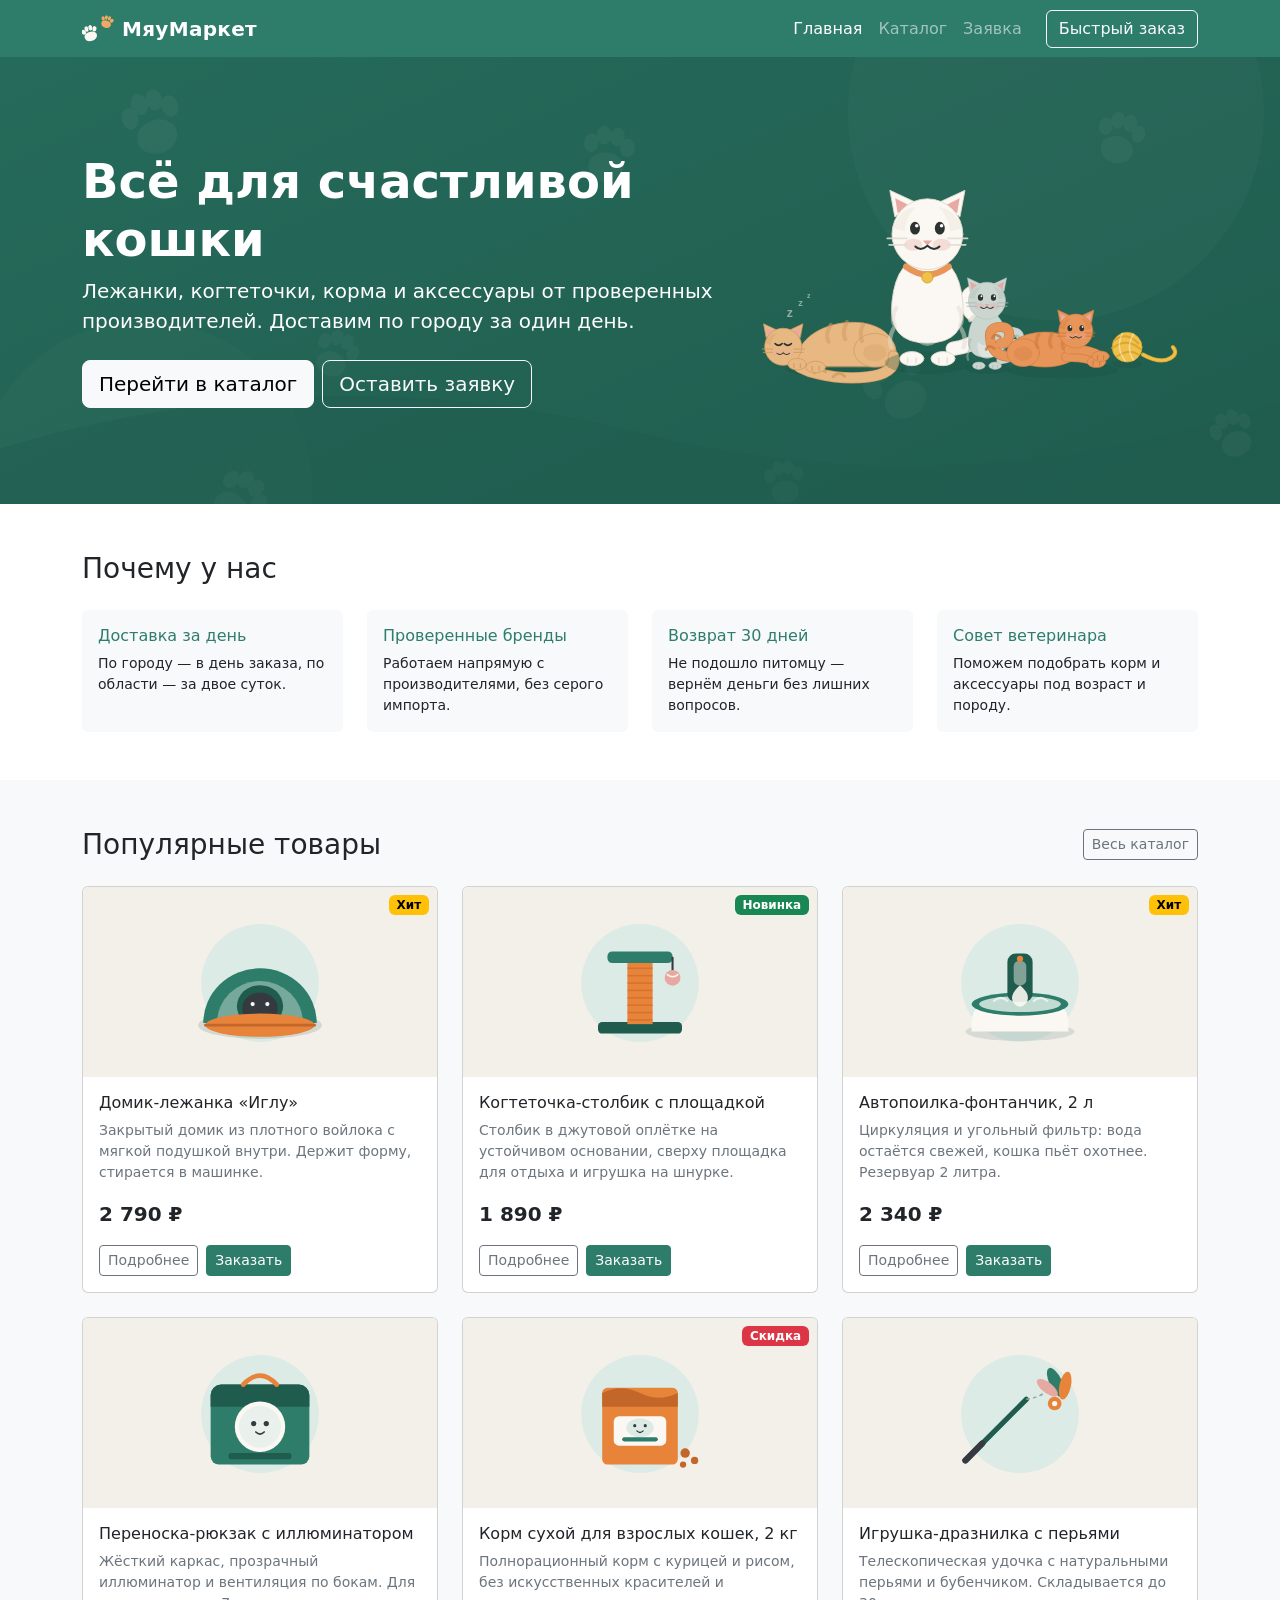
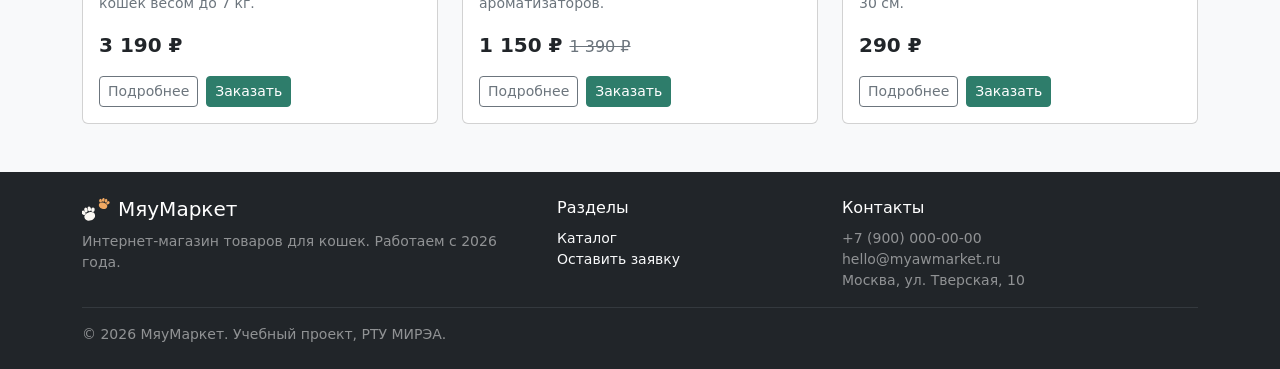
<file: index.html>
<!DOCTYPE html>
<html lang="ru">
<head>
  <meta charset="UTF-8">
  <meta name="viewport" content="width=device-width, initial-scale=1">
  <meta name="description" content="МяуМаркет — интернет-магазин товаров для кошек: лежанки, когтеточки, корма, игрушки и аксессуары.">
  <title>МяуМаркет — товары для кошек</title>

  <!-- Bootstrap подключён локально, ДО собственных стилей -->
  <link rel="stylesheet" href="vendor/bootstrap/css/bootstrap.min.css">
  <link rel="stylesheet" href="css/custom.css">
</head>
<body>

  <!-- ====================== NAVBAR ====================== -->
  <nav class="navbar navbar-expand-lg bg-brand sticky-top" data-bs-theme="dark">
    <div class="container">
      <a class="navbar-brand d-flex align-items-center gap-2" href="index.html">
        <img src="images/logo.svg" width="32" height="31" alt="">
        МяуМаркет
      </a>

      <button class="navbar-toggler" type="button"
              data-bs-toggle="collapse" data-bs-target="#mainNav"
              aria-controls="mainNav" aria-expanded="false"
              aria-label="Открыть меню">
        <span class="navbar-toggler-icon"></span>
      </button>

      <div class="collapse navbar-collapse" id="mainNav">
        <ul class="navbar-nav ms-auto mb-2 mb-lg-0">
          <li class="nav-item"><a class="nav-link active" aria-current="page" href="index.html">Главная</a></li>
          <li class="nav-item"><a class="nav-link" href="catalog.html">Каталог</a></li>
          <li class="nav-item"><a class="nav-link" href="order.html">Заявка</a></li>
        </ul>
        <button class="btn btn-outline-light ms-lg-3"
                data-bs-toggle="modal" data-bs-target="#orderModal">
          Быстрый заказ
        </button>
      </div>
    </div>
  </nav>

  <main>

    <!-- ====================== HERO ====================== -->
    <section class="hero py-5">
      <div class="container py-lg-5">
        <div class="row align-items-center g-4">
          <div class="col-lg-7">
            <h1 class="display-5 fw-bold">Всё для счастливой кошки</h1>
            <p class="lead mb-4">
              Лежанки, когтеточки, корма и аксессуары от проверенных производителей.
              Доставим по городу за один день.
            </p>
            <div class="d-flex flex-wrap gap-2">
              <a href="catalog.html" class="btn btn-light btn-lg">Перейти в каталог</a>
              <button class="btn btn-outline-light btn-lg"
                      data-bs-toggle="modal" data-bs-target="#orderModal">
                Оставить заявку
              </button>
            </div>
          </div>
        <div class="col-lg-5 text-center d-none d-lg-block">
            <img src="images/hero-cats.svg" class="img-fluid" width="520" height="278"
                 alt="Четыре котёнка: один спит, другой играет с клубком ниток">
          </div>
        </div>
      </div>
    </section>

    <!-- ====================== ПРЕИМУЩЕСТВА ====================== -->
    <section class="py-5">
      <div class="container">
        <h2 class="h3 mb-4">Почему у нас</h2>
        <div class="row g-4">
          <div class="col-12 col-md-6 col-lg-3">
            <div class="card h-100 border-0 bg-light">
              <div class="card-body">
                <h3 class="h6 text-brand">Доставка за день</h3>
                <p class="card-text small mb-0">По городу — в день заказа, по области — за двое суток.</p>
              </div>
            </div>
          </div>
          <div class="col-12 col-md-6 col-lg-3">
            <div class="card h-100 border-0 bg-light">
              <div class="card-body">
                <h3 class="h6 text-brand">Проверенные бренды</h3>
                <p class="card-text small mb-0">Работаем напрямую с производителями, без серого импорта.</p>
              </div>
            </div>
          </div>
          <div class="col-12 col-md-6 col-lg-3">
            <div class="card h-100 border-0 bg-light">
              <div class="card-body">
                <h3 class="h6 text-brand">Возврат 30 дней</h3>
                <p class="card-text small mb-0">Не подошло питомцу — вернём деньги без лишних вопросов.</p>
              </div>
            </div>
          </div>
          <div class="col-12 col-md-6 col-lg-3">
            <div class="card h-100 border-0 bg-light">
              <div class="card-body">
                <h3 class="h6 text-brand">Совет ветеринара</h3>
                <p class="card-text small mb-0">Поможем подобрать корм и аксессуары под возраст и породу.</p>
              </div>
            </div>
          </div>
        </div>
      </div>
    </section>

    <!-- ====================== ПОПУЛЯРНЫЕ ТОВАРЫ ====================== -->
    <section class="py-5 bg-light" id="popular">
      <div class="container">
        <div class="d-flex flex-wrap justify-content-between align-items-center mb-4 gap-2">
          <h2 class="h3 mb-0">Популярные товары</h2>
          <a href="catalog.html" class="btn btn-sm btn-outline-secondary">Весь каталог</a>
        </div>

        <div class="row row-cols-1 row-cols-md-2 row-cols-lg-3 g-4">

          <div class="col">
            <article class="card h-100 product-card position-relative">
              <span class="badge text-bg-warning position-absolute top-0 end-0 m-2">Хит</span>
              <img src="images/cat-bed.svg" class="card-img-top p-3" alt="Закрытый домик-лежанка для кошки">
              <div class="card-body d-flex flex-column">
                <h3 class="card-title h6">Домик-лежанка «Иглу»</h3>
                <p class="card-text small text-secondary">
                  Закрытый домик из плотного войлока с мягкой подушкой внутри. Держит форму, стирается в машинке.
                </p>
                <p class="fs-5 fw-bold mt-auto mb-3">2 790 ₽</p>
                <div class="d-flex gap-2">
                  <a href="product.html" class="btn btn-outline-secondary btn-sm">Подробнее</a>
                  <button class="btn btn-brand btn-sm" data-bs-toggle="modal" data-bs-target="#orderModal"
                          data-product="Домик-лежанка «Иглу»">Заказать</button>
                </div>
              </div>
            </article>
          </div>

          <div class="col">
            <article class="card h-100 product-card position-relative">
              <span class="badge text-bg-success position-absolute top-0 end-0 m-2">Новинка</span>
              <img src="images/scratching-post.svg" class="card-img-top p-3" alt="Когтеточка-столбик с верхней площадкой">
              <div class="card-body d-flex flex-column">
                <h3 class="card-title h6">Когтеточка-столбик с площадкой</h3>
                <p class="card-text small text-secondary">
                  Столбик в джутовой оплётке на устойчивом основании, сверху площадка для отдыха и игрушка на шнурке.
                </p>
                <p class="fs-5 fw-bold mt-auto mb-3">1 890 ₽</p>
                <div class="d-flex gap-2">
                  <a href="product.html" class="btn btn-outline-secondary btn-sm">Подробнее</a>
                  <button class="btn btn-brand btn-sm" data-bs-toggle="modal" data-bs-target="#orderModal"
                          data-product="Когтеточка-столбик с площадкой">Заказать</button>
                </div>
              </div>
            </article>
          </div>

          <div class="col">
            <article class="card h-100 product-card position-relative">
              <span class="badge text-bg-warning position-absolute top-0 end-0 m-2">Хит</span>
              <img src="images/fountain.svg" class="card-img-top p-3" alt="Автопоилка-фонтанчик для кошек">
              <div class="card-body d-flex flex-column">
                <h3 class="card-title h6">Автопоилка-фонтанчик, 2 л</h3>
                <p class="card-text small text-secondary">
                  Циркуляция и угольный фильтр: вода остаётся свежей, кошка пьёт охотнее. Резервуар 2 литра.
                </p>
                <p class="fs-5 fw-bold mt-auto mb-3">2 340 ₽</p>
                <div class="d-flex gap-2">
                  <a href="product.html" class="btn btn-outline-secondary btn-sm">Подробнее</a>
                  <button class="btn btn-brand btn-sm" data-bs-toggle="modal" data-bs-target="#orderModal"
                          data-product="Автопоилка-фонтанчик, 2 л">Заказать</button>
                </div>
              </div>
            </article>
          </div>

          <div class="col">
            <article class="card h-100 product-card position-relative">
              <img src="images/carrier.svg" class="card-img-top p-3" alt="Переноска-рюкзак с прозрачным иллюминатором">
              <div class="card-body d-flex flex-column">
                <h3 class="card-title h6">Переноска-рюкзак с иллюминатором</h3>
                <p class="card-text small text-secondary">
                  Жёсткий каркас, прозрачный иллюминатор и вентиляция по бокам. Для кошек весом до 7 кг.
                </p>
                <p class="fs-5 fw-bold mt-auto mb-3">3 190 ₽</p>
                <div class="d-flex gap-2">
                  <a href="product.html" class="btn btn-outline-secondary btn-sm">Подробнее</a>
                  <button class="btn btn-brand btn-sm" data-bs-toggle="modal" data-bs-target="#orderModal"
                          data-product="Переноска-рюкзак с иллюминатором">Заказать</button>
                </div>
              </div>
            </article>
          </div>

          <div class="col">
            <article class="card h-100 product-card position-relative">
              <span class="badge text-bg-danger position-absolute top-0 end-0 m-2">Скидка</span>
              <img src="images/dry-food.svg" class="card-img-top p-3" alt="Упаковка сухого корма для кошек">
              <div class="card-body d-flex flex-column">
                <h3 class="card-title h6">Корм сухой для взрослых кошек, 2 кг</h3>
                <p class="card-text small text-secondary">
                  Полнорационный корм с курицей и рисом, без искусственных красителей и ароматизаторов.
                </p>
                <p class="fs-5 fw-bold mt-auto mb-3">
                  1 150 ₽ <span class="text-secondary text-decoration-line-through fs-6 fw-normal">1 390 ₽</span>
                </p>
                <div class="d-flex gap-2">
                  <a href="product.html" class="btn btn-outline-secondary btn-sm">Подробнее</a>
                  <button class="btn btn-brand btn-sm" data-bs-toggle="modal" data-bs-target="#orderModal"
                          data-product="Корм сухой для взрослых кошек, 2 кг">Заказать</button>
                </div>
              </div>
            </article>
          </div>

          <div class="col">
            <article class="card h-100 product-card position-relative">
              <img src="images/teaser.svg" class="card-img-top p-3" alt="Игрушка-дразнилка с перьями на удочке">
              <div class="card-body d-flex flex-column">
                <h3 class="card-title h6">Игрушка-дразнилка с перьями</h3>
                <p class="card-text small text-secondary">
                  Телескопическая удочка с натуральными перьями и бубенчиком. Складывается до 30 см.
                </p>
                <p class="fs-5 fw-bold mt-auto mb-3">290 ₽</p>
                <div class="d-flex gap-2">
                  <a href="product.html" class="btn btn-outline-secondary btn-sm">Подробнее</a>
                  <button class="btn btn-brand btn-sm" data-bs-toggle="modal" data-bs-target="#orderModal"
                          data-product="Игрушка-дразнилка с перьями">Заказать</button>
                </div>
              </div>
            </article>
          </div>

        </div>
      </div>
    </section>

  </main>

  <!-- ====================== ПОДВАЛ ====================== -->
  <footer class="bg-dark text-white-50 py-4 mt-0">
    <div class="container">
      <div class="row g-4">
        <div class="col-12 col-md-5">
          <p class="h5 text-white mb-2 d-flex align-items-center gap-2">
            <img src="images/logo.svg" width="28" height="27" alt="">
            МяуМаркет
          </p>
          <p class="small mb-0">Интернет-магазин товаров для кошек. Работаем с 2026 года.</p>
        </div>
        <div class="col-6 col-md-3">
          <p class="text-white mb-2">Разделы</p>
          <ul class="list-unstyled small mb-0">
            <li><a class="link-light" href="catalog.html">Каталог</a></li>
            <li><a class="link-light" href="order.html">Оставить заявку</a></li>
          </ul>
        </div>
        <div class="col-6 col-md-4">
          <p class="text-white mb-2">Контакты</p>
          <ul class="list-unstyled small mb-0">
            <li>+7 (900) 000-00-00</li>
            <li>hello@myawmarket.ru</li>
            <li>Москва, ул. Тверская, 10</li>
          </ul>
        </div>
      </div>
      <hr class="border-secondary">
      <p class="small mb-0">© 2026 МяуМаркет. Учебный проект, РТУ МИРЭА.</p>
    </div>
  </footer>

  <!-- ====================== МОДАЛЬНОЕ ОКНО ЗАЯВКИ ====================== -->
  <div class="modal fade" id="orderModal" tabindex="-1" aria-labelledby="orderModalLabel" aria-hidden="true">
    <div class="modal-dialog modal-dialog-centered">
      <div class="modal-content">

        <div class="modal-header">
          <h2 class="modal-title h5" id="orderModalLabel">Быстрая заявка</h2>
          <button type="button" class="btn-close" data-bs-dismiss="modal" aria-label="Закрыть"></button>
        </div>

                <form id="quickOrderForm" novalidate>
          <div class="modal-body">

            <div class="alert alert-success d-none" id="orderSuccess" role="alert">
              Заявка отправлена! Мы перезвоним в течение часа.
            </div>

            <!-- Имя и фамилия рядом на широком экране, в столбик на узком -->
            <div class="row g-3 mb-3">
              <div class="col-12 col-sm-6">
                <label for="quickName" class="form-label">Имя</label>
                <input type="text" class="form-control" id="quickName" name="firstName"
                       required minlength="2" placeholder="Алиса">
                <div class="invalid-feedback">Укажите имя, минимум 2 символа.</div>
              </div>
              <div class="col-12 col-sm-6">
                <label for="quickSurname" class="form-label">Фамилия</label>
                <input type="text" class="form-control" id="quickSurname" name="lastName"
                       required minlength="2" placeholder="Голикова">
                <div class="invalid-feedback">Укажите фамилию, минимум 2 символа.</div>
              </div>
            </div>

            <div class="mb-3">
              <label for="quickPhone" class="form-label">Телефон</label>
              <div class="input-group">
                <span class="input-group-text">+7</span>
                <input type="tel" class="form-control" id="quickPhone" name="phone"
                       required pattern="[0-9]{10}" inputmode="numeric" placeholder="9000000000">
                <div class="invalid-feedback">Введите 10 цифр без пробелов и скобок.</div>
              </div>
            </div>

            <!-- Несколько товаров в одной заявке -->
            <fieldset class="mb-3">
              <legend class="form-label fs-6 mb-2">Товары в заявке</legend>
              <div class="border rounded p-2 overflow-auto" style="max-height: 170px;">
                <div class="form-check">
                  <input class="form-check-input" type="checkbox" name="products"
                         id="prod1" value="Домик-лежанка «Иглу»">
                  <label class="form-check-label small" for="prod1">Домик-лежанка «Иглу» — 2 790 ₽</label>
                </div>
                <div class="form-check">
                  <input class="form-check-input" type="checkbox" name="products"
                         id="prod2" value="Когтеточка-столбик с площадкой">
                  <label class="form-check-label small" for="prod2">Когтеточка-столбик с площадкой — 1 890 ₽</label>
                </div>
                <div class="form-check">
                  <input class="form-check-input" type="checkbox" name="products"
                         id="prod3" value="Автопоилка-фонтанчик, 2 л">
                  <label class="form-check-label small" for="prod3">Автопоилка-фонтанчик, 2 л — 2 340 ₽</label>
                </div>
                <div class="form-check">
                  <input class="form-check-input" type="checkbox" name="products"
                         id="prod4" value="Переноска-рюкзак с иллюминатором">
                  <label class="form-check-label small" for="prod4">Переноска-рюкзак с иллюминатором — 3 190 ₽</label>
                </div>
                <div class="form-check">
                  <input class="form-check-input" type="checkbox" name="products"
                         id="prod5" value="Корм сухой для взрослых кошек, 2 кг">
                  <label class="form-check-label small" for="prod5">Корм сухой для взрослых кошек, 2 кг — 1 150 ₽</label>
                </div>
                <div class="form-check">
                  <input class="form-check-input" type="checkbox" name="products"
                         id="prod6" value="Игрушка-дразнилка с перьями">
                  <label class="form-check-label small" for="prod6">Игрушка-дразнилка с перьями — 290 ₽</label>
                </div>
                <div class="form-check">
                  <input class="form-check-input" type="checkbox" name="products"
                         id="prod7" value="Миска двойная на подставке">
                  <label class="form-check-label small" for="prod7">Миска двойная на подставке — 690 ₽</label>
                </div>
                <div class="form-check">
                  <input class="form-check-input" type="checkbox" name="products"
                         id="prod8" value="Лоток закрытый с фильтром">
                  <label class="form-check-label small" for="prod8">Лоток закрытый с фильтром — 2 450 ₽</label>
                </div>
                <div class="form-check">
                  <input class="form-check-input" type="checkbox" name="products"
                         id="prod9" value="Туннель игровой мягкий">
                  <label class="form-check-label small" for="prod9">Туннель игровой мягкий — 990 ₽</label>
                </div>
                <div class="form-check">
                  <input class="form-check-input" type="checkbox" name="products"
                         id="prod10" value="Шлейка с поводком">
                  <label class="form-check-label small" for="prod10">Шлейка с поводком — 740 ₽</label>
                </div>
                <div class="form-check">
                  <input class="form-check-input" type="checkbox" name="products"
                         id="prod11" value="Щётка-фурминатор">
                  <label class="form-check-label small" for="prod11">Щётка-фурминатор — 1 290 ₽</label>
                </div>
                <div class="form-check">
                  <input class="form-check-input" type="checkbox" name="products"
                         id="prod12" value="Когтерез с ограничителем">
                  <label class="form-check-label small" for="prod12">Когтерез с ограничителем — 390 ₽</label>
                </div>
              </div>
              <p class="text-danger small mt-1 mb-0 d-none" id="productsError">
                Отметьте хотя бы один товар.
              </p>
              <p class="text-secondary small mt-1 mb-0" id="productsCount">Выбрано товаров: 0</p>
            </fieldset>

            <div class="mb-3">
              <label for="quickDelivery" class="form-label">Способ получения</label>
              <select class="form-select" id="quickDelivery" name="delivery" required>
                <option value="">Выберите способ</option>
                <option>Самовывоз из магазина</option>
                <option>Доставка курьером по городу</option>
                <option>Пункт выдачи</option>
                <option>Транспортная компания</option>
              </select>
              <div class="invalid-feedback">Выберите, как вам удобно получить заказ.</div>
            </div>

            <div class="form-check">
              <input class="form-check-input" type="checkbox" id="quickAgree" name="agreement" required>
              <label class="form-check-label small" for="quickAgree">
                Согласен на обработку персональных данных
              </label>
              <div class="invalid-feedback">Без согласия заявку отправить нельзя.</div>
            </div>

          </div>

          <div class="modal-footer">
            <button type="reset" class="btn btn-outline-secondary">Очистить</button>
            <button type="submit" class="btn btn-brand">Отправить заявку</button>
          </div>
        </form>

      </div>
    </div>
  </div>

  <!-- Bootstrap JS Bundle — нужен для navbar-collapse и modal -->
  <script src="vendor/bootstrap/js/bootstrap.bundle.min.js"></script>
  <script src="js/main.js"></script>
</body>
</html>
</file>
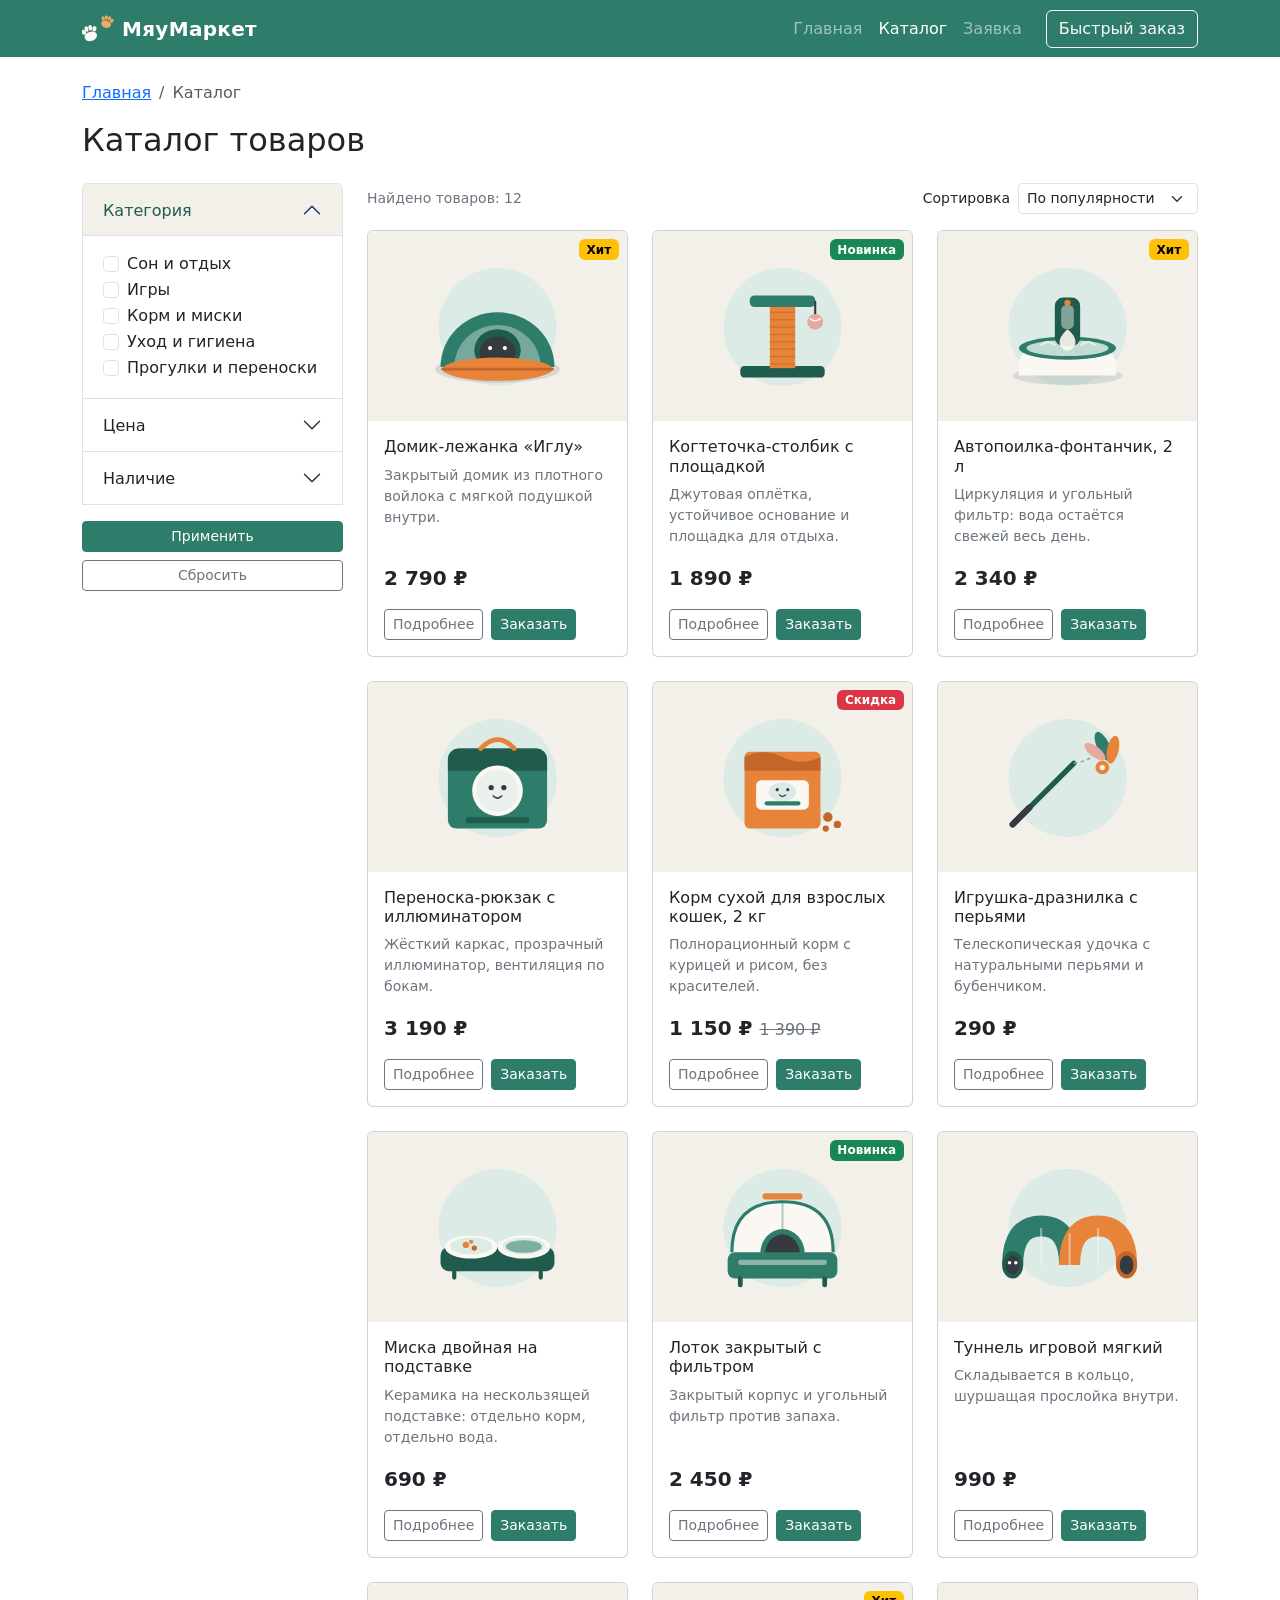
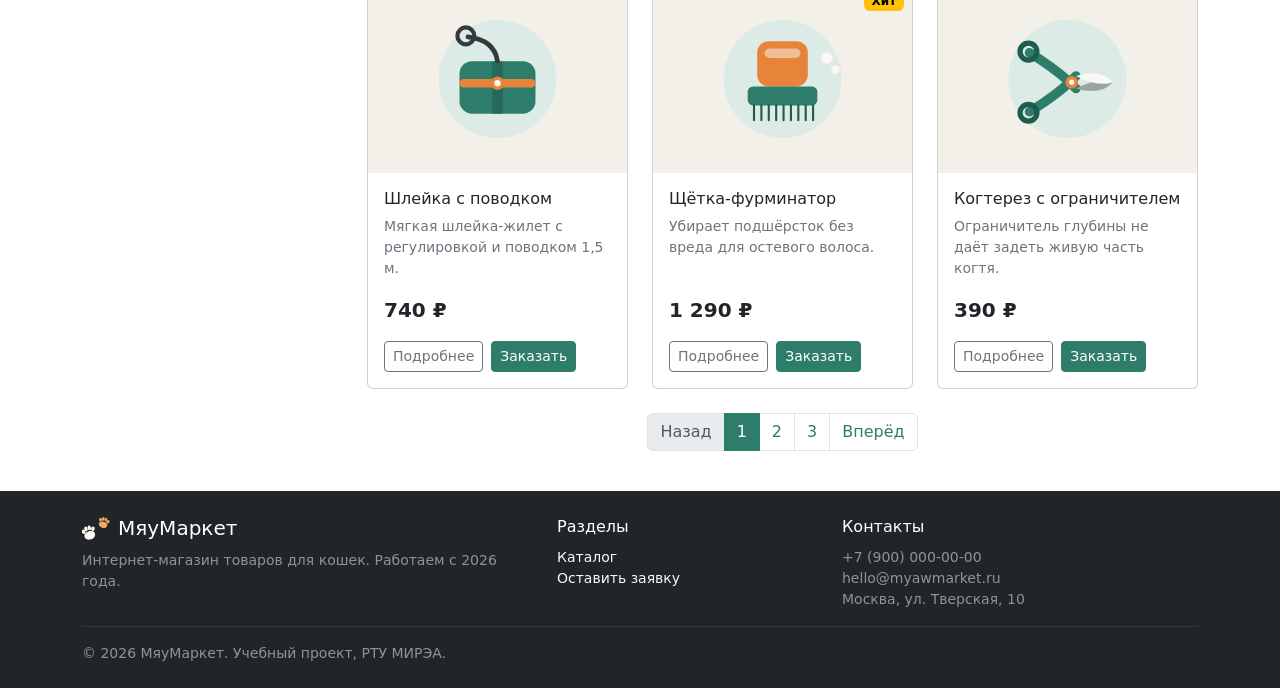
<file: catalog.html>
<!DOCTYPE html>
<html lang="ru">
<head>
  <meta charset="UTF-8">
  <meta name="viewport" content="width=device-width, initial-scale=1">
  <meta name="description" content="Каталог МяуМаркета: лежанки, когтеточки, корма, миски, игрушки и аксессуары для кошек.">
  <title>Каталог — МяуМаркет</title>

  <link rel="stylesheet" href="vendor/bootstrap/css/bootstrap.min.css">
  <link rel="stylesheet" href="css/custom.css">
</head>
<body>

  <!-- ====================== NAVBAR ====================== -->
  <nav class="navbar navbar-expand-lg bg-brand sticky-top" data-bs-theme="dark">
    <div class="container">
      <a class="navbar-brand d-flex align-items-center gap-2" href="index.html">
        <img src="images/logo.svg" width="32" height="31" alt="">
        МяуМаркет
      </a>

      <button class="navbar-toggler" type="button"
              data-bs-toggle="collapse" data-bs-target="#mainNav"
              aria-controls="mainNav" aria-expanded="false"
              aria-label="Открыть меню">
        <span class="navbar-toggler-icon"></span>
      </button>

      <div class="collapse navbar-collapse" id="mainNav">
        <ul class="navbar-nav ms-auto mb-2 mb-lg-0">
          <li class="nav-item"><a class="nav-link" href="index.html">Главная</a></li>
          <li class="nav-item"><a class="nav-link active" aria-current="page" href="catalog.html">Каталог</a></li>
          <li class="nav-item"><a class="nav-link" href="order.html">Заявка</a></li>
        </ul>
        <button class="btn btn-outline-light ms-lg-3"
                data-bs-toggle="modal" data-bs-target="#orderModal">
          Быстрый заказ
        </button>
      </div>
    </div>
  </nav>

  <main class="py-4">
    <div class="container">

      <!-- Хлебные крошки -->
      <nav aria-label="Хлебные крошки">
        <ol class="breadcrumb">
          <li class="breadcrumb-item"><a href="index.html">Главная</a></li>
          <li class="breadcrumb-item active" aria-current="page">Каталог</li>
        </ol>
      </nav>

      <h1 class="h2 mb-4">Каталог товаров</h1>

      <div class="row g-4">

        <!-- Колонка фильтров: во всю ширину на мобильном, 3 из 12 на десктопе -->
        <aside class="col-12 col-lg-3">

          <!-- Фильтры: accordion — дополнительный компонент Bootstrap -->
          <form class="accordion" id="filtersAccordion">

            <div class="accordion-item">
              <h3 class="accordion-header">
                <button class="accordion-button" type="button"
                        data-bs-toggle="collapse" data-bs-target="#filterCategory"
                        aria-expanded="true" aria-controls="filterCategory">
                  Категория
                </button>
              </h3>
              <div id="filterCategory" class="accordion-collapse collapse show"
                   data-bs-parent="#filtersAccordion">
                <div class="accordion-body">
                  <div class="form-check">
                    <input class="form-check-input" type="checkbox" id="catSleep">
                    <label class="form-check-label" for="catSleep">Сон и отдых</label>
                  </div>
                  <div class="form-check">
                    <input class="form-check-input" type="checkbox" id="catPlay">
                    <label class="form-check-label" for="catPlay">Игры</label>
                  </div>
                  <div class="form-check">
                    <input class="form-check-input" type="checkbox" id="catFood">
                    <label class="form-check-label" for="catFood">Корм и миски</label>
                  </div>
                  <div class="form-check">
                    <input class="form-check-input" type="checkbox" id="catCare">
                    <label class="form-check-label" for="catCare">Уход и гигиена</label>
                  </div>
                  <div class="form-check">
                    <input class="form-check-input" type="checkbox" id="catWalk">
                    <label class="form-check-label" for="catWalk">Прогулки и переноски</label>
                  </div>
                </div>
              </div>
            </div>

            <div class="accordion-item">
              <h3 class="accordion-header">
                <button class="accordion-button collapsed" type="button"
                        data-bs-toggle="collapse" data-bs-target="#filterPrice"
                        aria-expanded="false" aria-controls="filterPrice">
                  Цена
                </button>
              </h3>
              <div id="filterPrice" class="accordion-collapse collapse"
                   data-bs-parent="#filtersAccordion">
                <div class="accordion-body">
                  <div class="input-group input-group-sm mb-2">
                    <span class="input-group-text">от</span>
                    <input type="number" class="form-control" value="0" min="0" aria-label="Цена от">
                    <span class="input-group-text">₽</span>
                  </div>
                  <div class="input-group input-group-sm mb-3">
                    <span class="input-group-text">до</span>
                    <input type="number" class="form-control" value="3500" min="0" aria-label="Цена до">
                    <span class="input-group-text">₽</span>
                  </div>
                  <label for="priceRange" class="form-label small">Максимальная цена</label>
                  <input type="range" class="form-range" id="priceRange" min="0" max="3500" step="100" value="3500">
                </div>
              </div>
            </div>

            <div class="accordion-item">
              <h3 class="accordion-header">
                <button class="accordion-button collapsed" type="button"
                        data-bs-toggle="collapse" data-bs-target="#filterStock"
                        aria-expanded="false" aria-controls="filterStock">
                  Наличие
                </button>
              </h3>
              <div id="filterStock" class="accordion-collapse collapse"
                   data-bs-parent="#filtersAccordion">
                <div class="accordion-body">
                  <div class="form-check">
                    <input class="form-check-input" type="radio" name="stock" id="stockAll" checked>
                    <label class="form-check-label" for="stockAll">Все товары</label>
                  </div>
                  <div class="form-check">
                    <input class="form-check-input" type="radio" name="stock" id="stockIn">
                    <label class="form-check-label" for="stockIn">Только в наличии</label>
                  </div>
                  <div class="form-check">
                    <input class="form-check-input" type="radio" name="stock" id="stockSale">
                    <label class="form-check-label" for="stockSale">Со скидкой</label>
                  </div>
                </div>
              </div>
            </div>

            <div class="d-grid gap-2 mt-3">
              <button type="button" class="btn btn-brand btn-sm">Применить</button>
              <button type="reset" class="btn btn-outline-secondary btn-sm">Сбросить</button>
            </div>
          </form>

        </aside>

        <!-- Колонка товаров -->
        <div class="col-12 col-lg-9">

          <div class="d-flex flex-wrap justify-content-between align-items-center mb-3 gap-2">
            <p class="text-secondary mb-0 small">Найдено товаров: 12</p>
            <div class="d-flex align-items-center gap-2">
              <label for="sortSelect" class="form-label mb-0 small text-nowrap">Сортировка</label>
              <select class="form-select form-select-sm" id="sortSelect" style="width: auto;">
                <option>По популярности</option>
                <option>Сначала дешёвые</option>
                <option>Сначала дорогие</option>
                <option>По новизне</option>
              </select>
            </div>
          </div>

          <div class="row row-cols-1 row-cols-sm-2 row-cols-xl-3 g-4">
          <div class="col">
            <article class="card h-100 product-card position-relative">
              <span class="badge text-bg-warning position-absolute top-0 end-0 m-2">Хит</span>
              <img src="images/cat-bed.svg" class="card-img-top p-3" alt="Закрытый войлочный домик-лежанка для кошки">
              <div class="card-body d-flex flex-column">
                <h3 class="card-title h6">Домик-лежанка «Иглу»</h3>
                <p class="card-text small text-secondary">Закрытый домик из плотного войлока с мягкой подушкой внутри.</p>
                <p class="fs-5 fw-bold mt-auto mb-3">2 790 ₽</p>
                <div class="d-flex gap-2">
                  <a href="product.html" class="btn btn-outline-secondary btn-sm">Подробнее</a>
                  <button class="btn btn-brand btn-sm" data-bs-toggle="modal" data-bs-target="#orderModal"
                          data-product="Домик-лежанка «Иглу»">Заказать</button>
                </div>
              </div>
            </article>
          </div>
          <div class="col">
            <article class="card h-100 product-card position-relative">
              <span class="badge text-bg-success position-absolute top-0 end-0 m-2">Новинка</span>
              <img src="images/scratching-post.svg" class="card-img-top p-3" alt="Когтеточка-столбик с верхней площадкой">
              <div class="card-body d-flex flex-column">
                <h3 class="card-title h6">Когтеточка-столбик с площадкой</h3>
                <p class="card-text small text-secondary">Джутовая оплётка, устойчивое основание и площадка для отдыха.</p>
                <p class="fs-5 fw-bold mt-auto mb-3">1 890 ₽</p>
                <div class="d-flex gap-2">
                  <a href="product.html" class="btn btn-outline-secondary btn-sm">Подробнее</a>
                  <button class="btn btn-brand btn-sm" data-bs-toggle="modal" data-bs-target="#orderModal"
                          data-product="Когтеточка-столбик с площадкой">Заказать</button>
                </div>
              </div>
            </article>
          </div>
          <div class="col">
            <article class="card h-100 product-card position-relative">
              <span class="badge text-bg-warning position-absolute top-0 end-0 m-2">Хит</span>
              <img src="images/fountain.svg" class="card-img-top p-3" alt="Автопоилка-фонтанчик для кошек">
              <div class="card-body d-flex flex-column">
                <h3 class="card-title h6">Автопоилка-фонтанчик, 2 л</h3>
                <p class="card-text small text-secondary">Циркуляция и угольный фильтр: вода остаётся свежей весь день.</p>
                <p class="fs-5 fw-bold mt-auto mb-3">2 340 ₽</p>
                <div class="d-flex gap-2">
                  <a href="product.html" class="btn btn-outline-secondary btn-sm">Подробнее</a>
                  <button class="btn btn-brand btn-sm" data-bs-toggle="modal" data-bs-target="#orderModal"
                          data-product="Автопоилка-фонтанчик, 2 л">Заказать</button>
                </div>
              </div>
            </article>
          </div>
          <div class="col">
            <article class="card h-100 product-card position-relative">
              <img src="images/carrier.svg" class="card-img-top p-3" alt="Переноска-рюкзак с прозрачным иллюминатором">
              <div class="card-body d-flex flex-column">
                <h3 class="card-title h6">Переноска-рюкзак с иллюминатором</h3>
                <p class="card-text small text-secondary">Жёсткий каркас, прозрачный иллюминатор, вентиляция по бокам.</p>
                <p class="fs-5 fw-bold mt-auto mb-3">3 190 ₽</p>
                <div class="d-flex gap-2">
                  <a href="product.html" class="btn btn-outline-secondary btn-sm">Подробнее</a>
                  <button class="btn btn-brand btn-sm" data-bs-toggle="modal" data-bs-target="#orderModal"
                          data-product="Переноска-рюкзак с иллюминатором">Заказать</button>
                </div>
              </div>
            </article>
          </div>
          <div class="col">
            <article class="card h-100 product-card position-relative">
              <span class="badge text-bg-danger position-absolute top-0 end-0 m-2">Скидка</span>
              <img src="images/dry-food.svg" class="card-img-top p-3" alt="Упаковка сухого корма для кошек">
              <div class="card-body d-flex flex-column">
                <h3 class="card-title h6">Корм сухой для взрослых кошек, 2 кг</h3>
                <p class="card-text small text-secondary">Полнорационный корм с курицей и рисом, без красителей.</p>
                <p class="fs-5 fw-bold mt-auto mb-3">1 150 ₽ <span class="text-secondary text-decoration-line-through fs-6 fw-normal">1 390 ₽</span></p>
                <div class="d-flex gap-2">
                  <a href="product.html" class="btn btn-outline-secondary btn-sm">Подробнее</a>
                  <button class="btn btn-brand btn-sm" data-bs-toggle="modal" data-bs-target="#orderModal"
                          data-product="Корм сухой для взрослых кошек, 2 кг">Заказать</button>
                </div>
              </div>
            </article>
          </div>
          <div class="col">
            <article class="card h-100 product-card position-relative">
              <img src="images/teaser.svg" class="card-img-top p-3" alt="Игрушка-дразнилка с перьями на удочке">
              <div class="card-body d-flex flex-column">
                <h3 class="card-title h6">Игрушка-дразнилка с перьями</h3>
                <p class="card-text small text-secondary">Телескопическая удочка с натуральными перьями и бубенчиком.</p>
                <p class="fs-5 fw-bold mt-auto mb-3">290 ₽</p>
                <div class="d-flex gap-2">
                  <a href="product.html" class="btn btn-outline-secondary btn-sm">Подробнее</a>
                  <button class="btn btn-brand btn-sm" data-bs-toggle="modal" data-bs-target="#orderModal"
                          data-product="Игрушка-дразнилка с перьями">Заказать</button>
                </div>
              </div>
            </article>
          </div>
          <div class="col">
            <article class="card h-100 product-card position-relative">
              <img src="images/bowls.svg" class="card-img-top p-3" alt="Двойная миска для кошки на подставке">
              <div class="card-body d-flex flex-column">
                <h3 class="card-title h6">Миска двойная на подставке</h3>
                <p class="card-text small text-secondary">Керамика на нескользящей подставке: отдельно корм, отдельно вода.</p>
                <p class="fs-5 fw-bold mt-auto mb-3">690 ₽</p>
                <div class="d-flex gap-2">
                  <a href="product.html" class="btn btn-outline-secondary btn-sm">Подробнее</a>
                  <button class="btn btn-brand btn-sm" data-bs-toggle="modal" data-bs-target="#orderModal"
                          data-product="Миска двойная на подставке">Заказать</button>
                </div>
              </div>
            </article>
          </div>
          <div class="col">
            <article class="card h-100 product-card position-relative">
              <span class="badge text-bg-success position-absolute top-0 end-0 m-2">Новинка</span>
              <img src="images/litter-box.svg" class="card-img-top p-3" alt="Закрытый кошачий лоток с фильтром">
              <div class="card-body d-flex flex-column">
                <h3 class="card-title h6">Лоток закрытый с фильтром</h3>
                <p class="card-text small text-secondary">Закрытый корпус и угольный фильтр против запаха.</p>
                <p class="fs-5 fw-bold mt-auto mb-3">2 450 ₽</p>
                <div class="d-flex gap-2">
                  <a href="product.html" class="btn btn-outline-secondary btn-sm">Подробнее</a>
                  <button class="btn btn-brand btn-sm" data-bs-toggle="modal" data-bs-target="#orderModal"
                          data-product="Лоток закрытый с фильтром">Заказать</button>
                </div>
              </div>
            </article>
          </div>
          <div class="col">
            <article class="card h-100 product-card position-relative">
              <img src="images/tunnel.svg" class="card-img-top p-3" alt="Мягкий игровой туннель для кошки">
              <div class="card-body d-flex flex-column">
                <h3 class="card-title h6">Туннель игровой мягкий</h3>
                <p class="card-text small text-secondary">Складывается в кольцо, шуршащая прослойка внутри.</p>
                <p class="fs-5 fw-bold mt-auto mb-3">990 ₽</p>
                <div class="d-flex gap-2">
                  <a href="product.html" class="btn btn-outline-secondary btn-sm">Подробнее</a>
                  <button class="btn btn-brand btn-sm" data-bs-toggle="modal" data-bs-target="#orderModal"
                          data-product="Туннель игровой мягкий">Заказать</button>
                </div>
              </div>
            </article>
          </div>
          <div class="col">
            <article class="card h-100 product-card position-relative">
              <img src="images/harness.svg" class="card-img-top p-3" alt="Шлейка-жилет с поводком для кошки">
              <div class="card-body d-flex flex-column">
                <h3 class="card-title h6">Шлейка с поводком</h3>
                <p class="card-text small text-secondary">Мягкая шлейка-жилет с регулировкой и поводком 1,5 м.</p>
                <p class="fs-5 fw-bold mt-auto mb-3">740 ₽</p>
                <div class="d-flex gap-2">
                  <a href="product.html" class="btn btn-outline-secondary btn-sm">Подробнее</a>
                  <button class="btn btn-brand btn-sm" data-bs-toggle="modal" data-bs-target="#orderModal"
                          data-product="Шлейка с поводком">Заказать</button>
                </div>
              </div>
            </article>
          </div>
          <div class="col">
            <article class="card h-100 product-card position-relative">
              <span class="badge text-bg-warning position-absolute top-0 end-0 m-2">Хит</span>
              <img src="images/furminator.svg" class="card-img-top p-3" alt="Щётка-фурминатор для вычёсывания подшёрстка">
              <div class="card-body d-flex flex-column">
                <h3 class="card-title h6">Щётка-фурминатор</h3>
                <p class="card-text small text-secondary">Убирает подшёрсток без вреда для остевого волоса.</p>
                <p class="fs-5 fw-bold mt-auto mb-3">1 290 ₽</p>
                <div class="d-flex gap-2">
                  <a href="product.html" class="btn btn-outline-secondary btn-sm">Подробнее</a>
                  <button class="btn btn-brand btn-sm" data-bs-toggle="modal" data-bs-target="#orderModal"
                          data-product="Щётка-фурминатор">Заказать</button>
                </div>
              </div>
            </article>
          </div>
          <div class="col">
            <article class="card h-100 product-card position-relative">
              <img src="images/clipper.svg" class="card-img-top p-3" alt="Когтерез для кошек с ограничителем">
              <div class="card-body d-flex flex-column">
                <h3 class="card-title h6">Когтерез с ограничителем</h3>
                <p class="card-text small text-secondary">Ограничитель глубины не даёт задеть живую часть когтя.</p>
                <p class="fs-5 fw-bold mt-auto mb-3">390 ₽</p>
                <div class="d-flex gap-2">
                  <a href="product.html" class="btn btn-outline-secondary btn-sm">Подробнее</a>
                  <button class="btn btn-brand btn-sm" data-bs-toggle="modal" data-bs-target="#orderModal"
                          data-product="Когтерез с ограничителем">Заказать</button>
                </div>
              </div>
            </article>
          </div>
          </div>

          <!-- Пагинация -->
          <nav class="mt-4" aria-label="Страницы каталога">
            <ul class="pagination justify-content-center">
              <li class="page-item disabled">
                <a class="page-link" href="#" tabindex="-1" aria-disabled="true">Назад</a>
              </li>
              <li class="page-item active" aria-current="page">
                <a class="page-link" href="#">1</a>
              </li>
              <li class="page-item"><a class="page-link" href="#">2</a></li>
              <li class="page-item"><a class="page-link" href="#">3</a></li>
              <li class="page-item"><a class="page-link" href="#">Вперёд</a></li>
            </ul>
          </nav>

        </div>
      </div>
    </div>
  </main>

  <!-- ====================== ПОДВАЛ ====================== -->
  <footer class="bg-dark text-white-50 py-4">
    <div class="container">
      <div class="row g-4">
        <div class="col-12 col-md-5">
          <p class="h5 text-white mb-2 d-flex align-items-center gap-2">
            <img src="images/logo.svg" width="28" height="27" alt="">
            МяуМаркет
          </p>
          <p class="small mb-0">Интернет-магазин товаров для кошек. Работаем с 2026 года.</p>
        </div>
        <div class="col-6 col-md-3">
          <p class="text-white mb-2">Разделы</p>
          <ul class="list-unstyled small mb-0">
            <li><a class="link-light" href="catalog.html">Каталог</a></li>
            <li><a class="link-light" href="order.html">Оставить заявку</a></li>
          </ul>
        </div>
        <div class="col-6 col-md-4">
          <p class="text-white mb-2">Контакты</p>
          <ul class="list-unstyled small mb-0">
            <li>+7 (900) 000-00-00</li>
            <li>hello@myawmarket.ru</li>
            <li>Москва, ул. Тверская, 10</li>
          </ul>
        </div>
      </div>
      <hr class="border-secondary">
      <p class="small mb-0">© 2026 МяуМаркет. Учебный проект, РТУ МИРЭА.</p>
    </div>
  </footer>

  <!-- ====================== МОДАЛЬНОЕ ОКНО ЗАЯВКИ ====================== -->
  <div class="modal fade" id="orderModal" tabindex="-1" aria-labelledby="orderModalLabel" aria-hidden="true">
    <div class="modal-dialog modal-dialog-centered modal-dialog-scrollable">
      <div class="modal-content">

        <div class="modal-header">
          <h2 class="modal-title h5" id="orderModalLabel">Быстрая заявка</h2>
          <button type="button" class="btn-close" data-bs-dismiss="modal" aria-label="Закрыть"></button>
        </div>

        <form id="quickOrderForm" novalidate>
          <div class="modal-body">

            <div class="alert alert-success d-none" id="orderSuccess" role="alert">
              Заявка отправлена! Мы перезвоним в течение часа.
            </div>

            <div class="row g-3 mb-3">
              <div class="col-12 col-sm-6">
                <label for="quickName" class="form-label">Имя</label>
                <input type="text" class="form-control" id="quickName" name="firstName"
                       required minlength="2" placeholder="Алиса">
                <div class="invalid-feedback">Укажите имя, минимум 2 символа.</div>
              </div>
              <div class="col-12 col-sm-6">
                <label for="quickSurname" class="form-label">Фамилия</label>
                <input type="text" class="form-control" id="quickSurname" name="lastName"
                       required minlength="2" placeholder="Голикова">
                <div class="invalid-feedback">Укажите фамилию, минимум 2 символа.</div>
              </div>
            </div>

            <div class="mb-3">
              <label for="quickPhone" class="form-label">Телефон</label>
              <div class="input-group">
                <span class="input-group-text">+7</span>
                <input type="tel" class="form-control" id="quickPhone" name="phone"
                       required pattern="[0-9]{10}" inputmode="numeric" placeholder="9000000000">
                <div class="invalid-feedback">Введите 10 цифр без пробелов и скобок.</div>
              </div>
            </div>

            <fieldset class="mb-3">
              <legend class="form-label fs-6 mb-2">Товары в заявке</legend>
              <div class="border rounded p-2 overflow-auto" style="max-height: 170px;">
                <div class="form-check">
                  <input class="form-check-input" type="checkbox" name="products"
                         id="prod1" value="Домик-лежанка «Иглу»">
                  <label class="form-check-label small" for="prod1">Домик-лежанка «Иглу» — 2 790 ₽</label>
                </div>
                <div class="form-check">
                  <input class="form-check-input" type="checkbox" name="products"
                         id="prod2" value="Когтеточка-столбик с площадкой">
                  <label class="form-check-label small" for="prod2">Когтеточка-столбик с площадкой — 1 890 ₽</label>
                </div>
                <div class="form-check">
                  <input class="form-check-input" type="checkbox" name="products"
                         id="prod3" value="Автопоилка-фонтанчик, 2 л">
                  <label class="form-check-label small" for="prod3">Автопоилка-фонтанчик, 2 л — 2 340 ₽</label>
                </div>
                <div class="form-check">
                  <input class="form-check-input" type="checkbox" name="products"
                         id="prod4" value="Переноска-рюкзак с иллюминатором">
                  <label class="form-check-label small" for="prod4">Переноска-рюкзак с иллюминатором — 3 190 ₽</label>
                </div>
                <div class="form-check">
                  <input class="form-check-input" type="checkbox" name="products"
                         id="prod5" value="Корм сухой для взрослых кошек, 2 кг">
                  <label class="form-check-label small" for="prod5">Корм сухой для взрослых кошек, 2 кг — 1 150 ₽</label>
                </div>
                <div class="form-check">
                  <input class="form-check-input" type="checkbox" name="products"
                         id="prod6" value="Игрушка-дразнилка с перьями">
                  <label class="form-check-label small" for="prod6">Игрушка-дразнилка с перьями — 290 ₽</label>
                </div>
                <div class="form-check">
                  <input class="form-check-input" type="checkbox" name="products"
                         id="prod7" value="Миска двойная на подставке">
                  <label class="form-check-label small" for="prod7">Миска двойная на подставке — 690 ₽</label>
                </div>
                <div class="form-check">
                  <input class="form-check-input" type="checkbox" name="products"
                         id="prod8" value="Лоток закрытый с фильтром">
                  <label class="form-check-label small" for="prod8">Лоток закрытый с фильтром — 2 450 ₽</label>
                </div>
                <div class="form-check">
                  <input class="form-check-input" type="checkbox" name="products"
                         id="prod9" value="Туннель игровой мягкий">
                  <label class="form-check-label small" for="prod9">Туннель игровой мягкий — 990 ₽</label>
                </div>
                <div class="form-check">
                  <input class="form-check-input" type="checkbox" name="products"
                         id="prod10" value="Шлейка с поводком">
                  <label class="form-check-label small" for="prod10">Шлейка с поводком — 740 ₽</label>
                </div>
                <div class="form-check">
                  <input class="form-check-input" type="checkbox" name="products"
                         id="prod11" value="Щётка-фурминатор">
                  <label class="form-check-label small" for="prod11">Щётка-фурминатор — 1 290 ₽</label>
                </div>
                <div class="form-check">
                  <input class="form-check-input" type="checkbox" name="products"
                         id="prod12" value="Когтерез с ограничителем">
                  <label class="form-check-label small" for="prod12">Когтерез с ограничителем — 390 ₽</label>
                </div>
              </div>
              <p class="text-danger small mt-1 mb-0 d-none" id="productsError">
                Отметьте хотя бы один товар.
              </p>
              <p class="text-secondary small mt-1 mb-0" id="productsCount">Выбрано товаров: 0</p>
            </fieldset>

            <div class="mb-3">
              <label for="quickDelivery" class="form-label">Способ получения</label>
              <select class="form-select" id="quickDelivery" name="delivery" required>
                <option value="">Выберите способ</option>
                <option>Самовывоз из магазина</option>
                <option>Доставка курьером по городу</option>
                <option>Пункт выдачи</option>
                <option>Транспортная компания</option>
              </select>
              <div class="invalid-feedback">Выберите, как вам удобно получить заказ.</div>
            </div>

            <div class="form-check">
              <input class="form-check-input" type="checkbox" id="quickAgree" name="agreement" required>
              <label class="form-check-label small" for="quickAgree">
                Согласен на обработку персональных данных
              </label>
              <div class="invalid-feedback">Без согласия заявку отправить нельзя.</div>
            </div>

          </div>

          <div class="modal-footer">
            <button type="reset" class="btn btn-outline-secondary">Очистить</button>
            <button type="submit" class="btn btn-brand">Отправить заявку</button>
          </div>
        </form>

      </div>
    </div>
  </div>

  <script src="vendor/bootstrap/js/bootstrap.bundle.min.js"></script>
  <script src="js/main.js"></script>
</body>
</html>
</file>
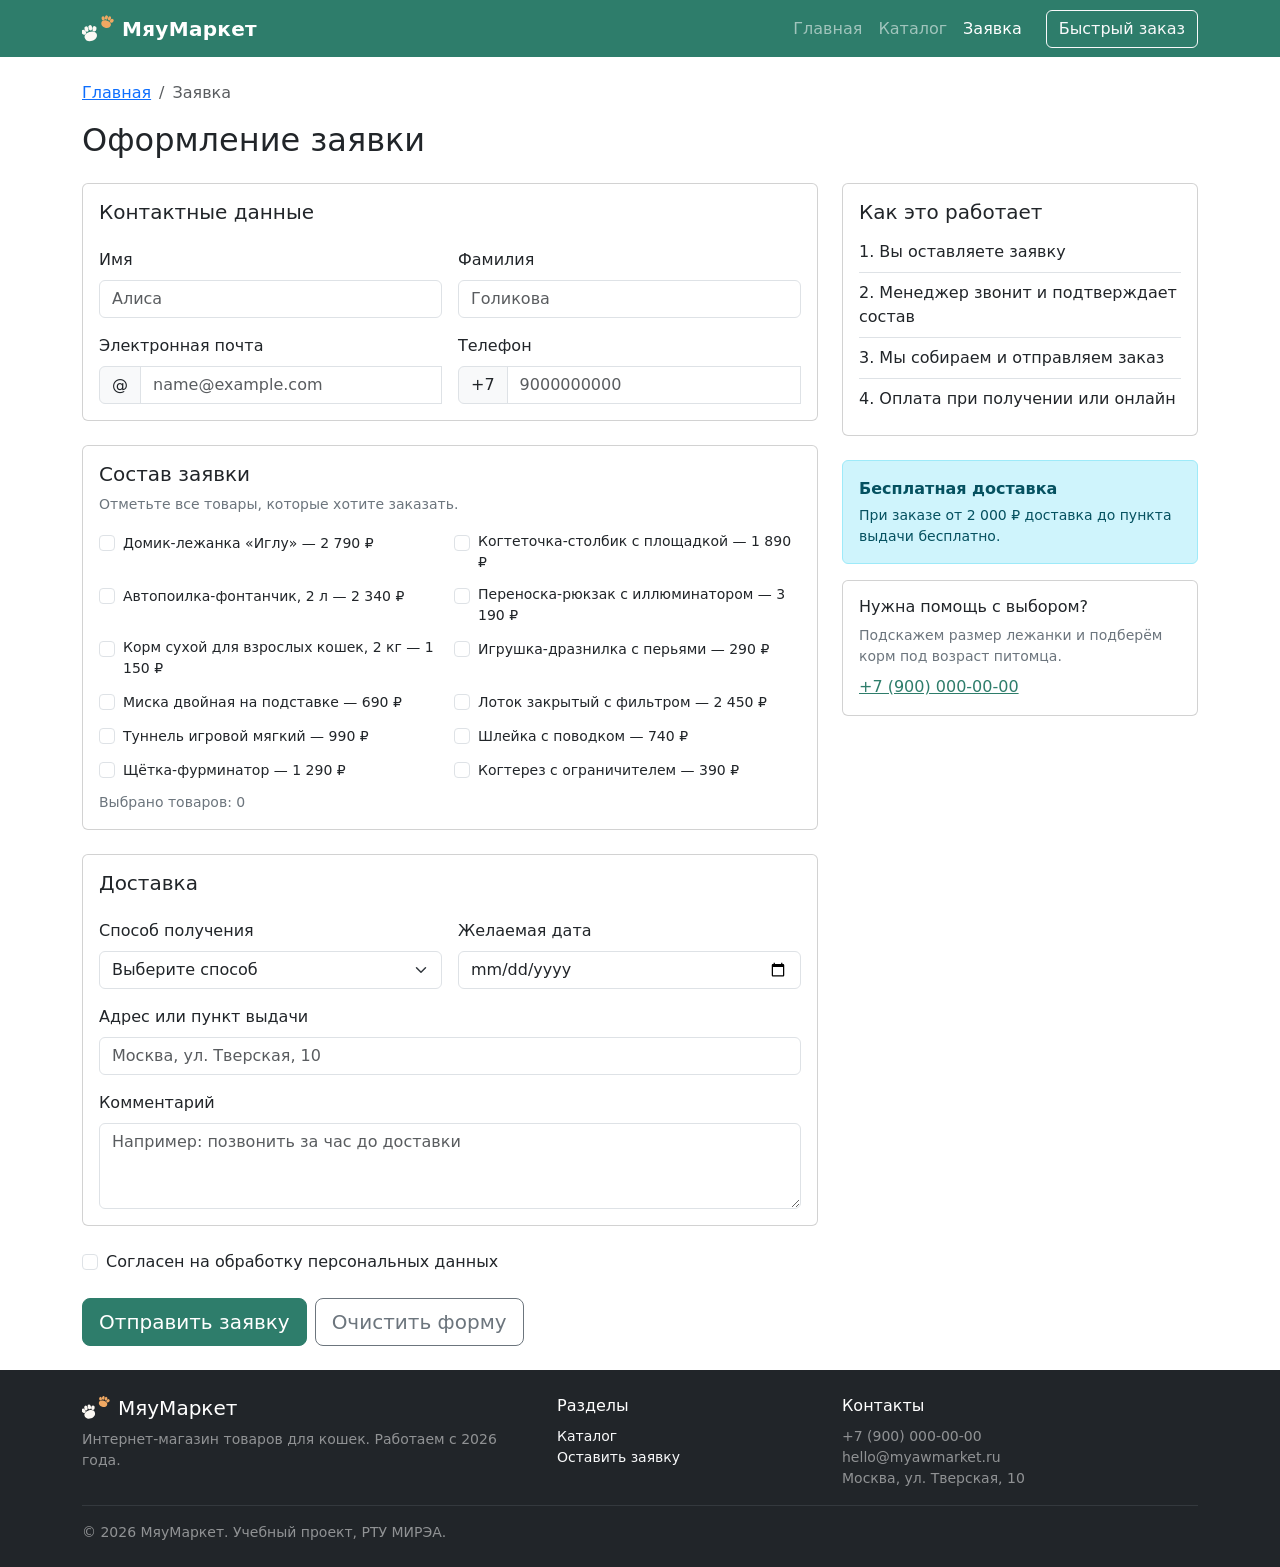
<file: order.html>
<!DOCTYPE html>
<html lang="ru">
<head>
  <meta charset="UTF-8">
  <meta name="viewport" content="width=device-width, initial-scale=1">
  <meta name="description" content="Оставьте заявку в МяуМаркете: выберите товары, укажите контакты и способ получения.">
  <title>Оформление заявки — МяуМаркет</title>

  <link rel="stylesheet" href="vendor/bootstrap/css/bootstrap.min.css">
  <link rel="stylesheet" href="css/custom.css">
</head>
<body>

  <!-- ====================== NAVBAR ====================== -->
  <nav class="navbar navbar-expand-lg bg-brand sticky-top" data-bs-theme="dark">
    <div class="container">
      <a class="navbar-brand d-flex align-items-center gap-2" href="index.html">
        <img src="images/logo.svg" width="32" height="31" alt="">
        МяуМаркет
      </a>

      <button class="navbar-toggler" type="button"
              data-bs-toggle="collapse" data-bs-target="#mainNav"
              aria-controls="mainNav" aria-expanded="false"
              aria-label="Открыть меню">
        <span class="navbar-toggler-icon"></span>
      </button>

      <div class="collapse navbar-collapse" id="mainNav">
        <ul class="navbar-nav ms-auto mb-2 mb-lg-0">
          <li class="nav-item"><a class="nav-link" href="index.html">Главная</a></li>
          <li class="nav-item"><a class="nav-link" href="catalog.html">Каталог</a></li>
          <li class="nav-item"><a class="nav-link active" aria-current="page" href="order.html">Заявка</a></li>
        </ul>
        <button class="btn btn-outline-light ms-lg-3"
                data-bs-toggle="modal" data-bs-target="#orderModal">
          Быстрый заказ
        </button>
      </div>
    </div>
  </nav>

  <main class="py-4">
    <div class="container">

      <nav aria-label="Хлебные крошки">
        <ol class="breadcrumb">
          <li class="breadcrumb-item"><a href="index.html">Главная</a></li>
          <li class="breadcrumb-item active" aria-current="page">Заявка</li>
        </ol>
      </nav>

      <h1 class="h2 mb-4">Оформление заявки</h1>

      <div class="row g-4">

        <!-- Форма: 8 колонок из 12 на десктопе -->
        <div class="col-12 col-lg-8">
          <form id="orderPageForm" novalidate>

            <div class="alert alert-success d-none" id="orderPageSuccess" role="alert">
              Заявка принята! Менеджер свяжется с вами в течение часа.
            </div>

            <!-- Контактные данные -->
            <fieldset class="card mb-4">
              <div class="card-body">
                <legend class="h5 card-title">Контактные данные</legend>

                <div class="row g-3">
                  <div class="col-12 col-md-6">
                    <label for="orderName" class="form-label">Имя</label>
                    <input type="text" class="form-control" id="orderName" name="firstName"
                           required minlength="2" placeholder="Алиса">
                    <div class="invalid-feedback">Укажите имя, минимум 2 символа.</div>
                  </div>

                  <div class="col-12 col-md-6">
                    <label for="orderSurname" class="form-label">Фамилия</label>
                    <input type="text" class="form-control" id="orderSurname" name="lastName"
                           required minlength="2" placeholder="Голикова">
                    <div class="invalid-feedback">Укажите фамилию, минимум 2 символа.</div>
                  </div>

                  <div class="col-12 col-md-6">
                    <label for="orderEmail" class="form-label">Электронная почта</label>
                    <div class="input-group">
                      <span class="input-group-text">@</span>
                      <input type="email" class="form-control" id="orderEmail" name="email"
                             required placeholder="name@example.com">
                      <div class="invalid-feedback">Введите корректный адрес почты.</div>
                    </div>
                  </div>

                  <div class="col-12 col-md-6">
                    <label for="orderPhone" class="form-label">Телефон</label>
                    <div class="input-group">
                      <span class="input-group-text">+7</span>
                      <input type="tel" class="form-control" id="orderPhone" name="phone"
                             required pattern="[0-9]{10}" inputmode="numeric" placeholder="9000000000">
                      <div class="invalid-feedback">Введите 10 цифр без пробелов и скобок.</div>
                    </div>
                  </div>
                </div>
              </div>
            </fieldset>

            <!-- Состав заявки -->
            <fieldset class="card mb-4">
              <div class="card-body">
                <legend class="h5 card-title">Состав заявки</legend>
                <p class="text-secondary small">Отметьте все товары, которые хотите заказать.</p>

                <div class="row g-2">
                  <div class="col-12 col-md-6">
                    <div class="form-check">
                      <input class="form-check-input" type="checkbox" name="products"
                             id="orderProd1" value="Домик-лежанка «Иглу»">
                      <label class="form-check-label small" for="orderProd1">
                        Домик-лежанка «Иглу» — 2 790 ₽
                      </label>
                    </div>
                  </div>
                  <div class="col-12 col-md-6">
                    <div class="form-check">
                      <input class="form-check-input" type="checkbox" name="products"
                             id="orderProd2" value="Когтеточка-столбик с площадкой">
                      <label class="form-check-label small" for="orderProd2">
                        Когтеточка-столбик с площадкой — 1 890 ₽
                      </label>
                    </div>
                  </div>
                  <div class="col-12 col-md-6">
                    <div class="form-check">
                      <input class="form-check-input" type="checkbox" name="products"
                             id="orderProd3" value="Автопоилка-фонтанчик, 2 л">
                      <label class="form-check-label small" for="orderProd3">
                        Автопоилка-фонтанчик, 2 л — 2 340 ₽
                      </label>
                    </div>
                  </div>
                  <div class="col-12 col-md-6">
                    <div class="form-check">
                      <input class="form-check-input" type="checkbox" name="products"
                             id="orderProd4" value="Переноска-рюкзак с иллюминатором">
                      <label class="form-check-label small" for="orderProd4">
                        Переноска-рюкзак с иллюминатором — 3 190 ₽
                      </label>
                    </div>
                  </div>
                  <div class="col-12 col-md-6">
                    <div class="form-check">
                      <input class="form-check-input" type="checkbox" name="products"
                             id="orderProd5" value="Корм сухой для взрослых кошек, 2 кг">
                      <label class="form-check-label small" for="orderProd5">
                        Корм сухой для взрослых кошек, 2 кг — 1 150 ₽
                      </label>
                    </div>
                  </div>
                  <div class="col-12 col-md-6">
                    <div class="form-check">
                      <input class="form-check-input" type="checkbox" name="products"
                             id="orderProd6" value="Игрушка-дразнилка с перьями">
                      <label class="form-check-label small" for="orderProd6">
                        Игрушка-дразнилка с перьями — 290 ₽
                      </label>
                    </div>
                  </div>
                  <div class="col-12 col-md-6">
                    <div class="form-check">
                      <input class="form-check-input" type="checkbox" name="products"
                             id="orderProd7" value="Миска двойная на подставке">
                      <label class="form-check-label small" for="orderProd7">
                        Миска двойная на подставке — 690 ₽
                      </label>
                    </div>
                  </div>
                  <div class="col-12 col-md-6">
                    <div class="form-check">
                      <input class="form-check-input" type="checkbox" name="products"
                             id="orderProd8" value="Лоток закрытый с фильтром">
                      <label class="form-check-label small" for="orderProd8">
                        Лоток закрытый с фильтром — 2 450 ₽
                      </label>
                    </div>
                  </div>
                  <div class="col-12 col-md-6">
                    <div class="form-check">
                      <input class="form-check-input" type="checkbox" name="products"
                             id="orderProd9" value="Туннель игровой мягкий">
                      <label class="form-check-label small" for="orderProd9">
                        Туннель игровой мягкий — 990 ₽
                      </label>
                    </div>
                  </div>
                  <div class="col-12 col-md-6">
                    <div class="form-check">
                      <input class="form-check-input" type="checkbox" name="products"
                             id="orderProd10" value="Шлейка с поводком">
                      <label class="form-check-label small" for="orderProd10">
                        Шлейка с поводком — 740 ₽
                      </label>
                    </div>
                  </div>
                  <div class="col-12 col-md-6">
                    <div class="form-check">
                      <input class="form-check-input" type="checkbox" name="products"
                             id="orderProd11" value="Щётка-фурминатор">
                      <label class="form-check-label small" for="orderProd11">
                        Щётка-фурминатор — 1 290 ₽
                      </label>
                    </div>
                  </div>
                  <div class="col-12 col-md-6">
                    <div class="form-check">
                      <input class="form-check-input" type="checkbox" name="products"
                             id="orderProd12" value="Когтерез с ограничителем">
                      <label class="form-check-label small" for="orderProd12">
                        Когтерез с ограничителем — 390 ₽
                      </label>
                    </div>
                  </div>
                </div>

                <p class="text-danger small mt-2 mb-0 d-none" id="orderPageError">
                  Отметьте хотя бы один товар.
                </p>
                <p class="text-secondary small mt-2 mb-0" id="orderPageCount">Выбрано товаров: 0</p>
              </div>
            </fieldset>

            <!-- Доставка -->
            <fieldset class="card mb-4">
              <div class="card-body">
                <legend class="h5 card-title">Доставка</legend>

                <div class="row g-3">
                  <div class="col-12 col-md-6">
                    <label for="orderDelivery" class="form-label">Способ получения</label>
                    <select class="form-select" id="orderDelivery" name="delivery" required>
                      <option value="">Выберите способ</option>
                      <option>Самовывоз из магазина</option>
                      <option>Доставка курьером по городу</option>
                      <option>Пункт выдачи</option>
                      <option>Транспортная компания</option>
                    </select>
                    <div class="invalid-feedback">Выберите способ получения.</div>
                  </div>

                  <div class="col-12 col-md-6">
                    <label for="orderDate" class="form-label">Желаемая дата</label>
                    <input type="date" class="form-control" id="orderDate" name="date">
                  </div>

                  <div class="col-12">
                    <label for="orderAddress" class="form-label">Адрес или пункт выдачи</label>
                    <input type="text" class="form-control" id="orderAddress" name="address"
                           placeholder="Москва, ул. Тверская, 10">
                  </div>

                  <div class="col-12">
                    <label for="orderComment" class="form-label">Комментарий</label>
                    <textarea class="form-control" id="orderComment" name="comment" rows="3"
                              placeholder="Например: позвонить за час до доставки"></textarea>
                  </div>
                </div>
              </div>
            </fieldset>

            <div class="form-check mb-4">
              <input class="form-check-input" type="checkbox" id="orderAgree" name="agreement" required>
              <label class="form-check-label" for="orderAgree">
                Согласен на обработку персональных данных
              </label>
              <div class="invalid-feedback">Без согласия заявку отправить нельзя.</div>
            </div>

            <div class="d-flex flex-wrap gap-2">
              <button type="submit" class="btn btn-brand btn-lg">Отправить заявку</button>
              <button type="reset" class="btn btn-outline-secondary btn-lg">Очистить форму</button>
            </div>

          </form>
        </div>

        <!-- Боковая колонка: 4 из 12 -->
        <aside class="col-12 col-lg-4">
          <div class="card mb-4">
            <div class="card-body">
              <h2 class="h5 card-title">Как это работает</h2>
              <ol class="list-group list-group-numbered list-group-flush">
                <li class="list-group-item px-0">Вы оставляете заявку</li>
                <li class="list-group-item px-0">Менеджер звонит и подтверждает состав</li>
                <li class="list-group-item px-0">Мы собираем и отправляем заказ</li>
                <li class="list-group-item px-0">Оплата при получении или онлайн</li>
              </ol>
            </div>
          </div>

          <div class="alert alert-info" role="alert">
            <p class="fw-semibold mb-1">Бесплатная доставка</p>
            <p class="mb-0 small">При заказе от 2 000 ₽ доставка до пункта выдачи бесплатно.</p>
          </div>

          <div class="card">
            <div class="card-body">
              <h2 class="h6 card-title">Нужна помощь с выбором?</h2>
              <p class="small text-secondary mb-2">
                Подскажем размер лежанки и подберём корм под возраст питомца.
              </p>
              <p class="mb-0"><a class="text-brand" href="tel:+79000000000">+7 (900) 000-00-00</a></p>
            </div>
          </div>
        </aside>

      </div>
    </div>
  </main>

  <!-- ====================== ПОДВАЛ ====================== -->
  <footer class="bg-dark text-white-50 py-4">
    <div class="container">
      <div class="row g-4">
        <div class="col-12 col-md-5">
          <p class="h5 text-white mb-2 d-flex align-items-center gap-2">
            <img src="images/logo.svg" width="28" height="27" alt="">
            МяуМаркет
          </p>
          <p class="small mb-0">Интернет-магазин товаров для кошек. Работаем с 2026 года.</p>
        </div>
        <div class="col-6 col-md-3">
          <p class="text-white mb-2">Разделы</p>
          <ul class="list-unstyled small mb-0">
            <li><a class="link-light" href="catalog.html">Каталог</a></li>
            <li><a class="link-light" href="order.html">Оставить заявку</a></li>
          </ul>
        </div>
        <div class="col-6 col-md-4">
          <p class="text-white mb-2">Контакты</p>
          <ul class="list-unstyled small mb-0">
            <li>+7 (900) 000-00-00</li>
            <li>hello@myawmarket.ru</li>
            <li>Москва, ул. Тверская, 10</li>
          </ul>
        </div>
      </div>
      <hr class="border-secondary">
      <p class="small mb-0">© 2026 МяуМаркет. Учебный проект, РТУ МИРЭА.</p>
    </div>
  </footer>

  <!-- ====================== МОДАЛЬНОЕ ОКНО ЗАЯВКИ ====================== -->
  <div class="modal fade" id="orderModal" tabindex="-1" aria-labelledby="orderModalLabel" aria-hidden="true">
    <div class="modal-dialog modal-dialog-centered modal-dialog-scrollable">
      <div class="modal-content">

        <div class="modal-header">
          <h2 class="modal-title h5" id="orderModalLabel">Быстрая заявка</h2>
          <button type="button" class="btn-close" data-bs-dismiss="modal" aria-label="Закрыть"></button>
        </div>

        <form id="quickOrderForm" novalidate>
          <div class="modal-body">

            <div class="alert alert-success d-none" id="orderSuccess" role="alert">
              Заявка отправлена! Мы перезвоним в течение часа.
            </div>

            <div class="row g-3 mb-3">
              <div class="col-12 col-sm-6">
                <label for="quickName" class="form-label">Имя</label>
                <input type="text" class="form-control" id="quickName" name="firstName"
                       required minlength="2" placeholder="Алиса">
                <div class="invalid-feedback">Укажите имя, минимум 2 символа.</div>
              </div>
              <div class="col-12 col-sm-6">
                <label for="quickSurname" class="form-label">Фамилия</label>
                <input type="text" class="form-control" id="quickSurname" name="lastName"
                       required minlength="2" placeholder="Голикова">
                <div class="invalid-feedback">Укажите фамилию, минимум 2 символа.</div>
              </div>
            </div>

            <div class="mb-3">
              <label for="quickPhone" class="form-label">Телефон</label>
              <div class="input-group">
                <span class="input-group-text">+7</span>
                <input type="tel" class="form-control" id="quickPhone" name="phone"
                       required pattern="[0-9]{10}" inputmode="numeric" placeholder="9000000000">
                <div class="invalid-feedback">Введите 10 цифр без пробелов и скобок.</div>
              </div>
            </div>

            <fieldset class="mb-3">
              <legend class="form-label fs-6 mb-2">Товары в заявке</legend>
              <div class="border rounded p-2 overflow-auto" style="max-height: 170px;">
                <div class="form-check">
                  <input class="form-check-input" type="checkbox" name="products"
                         id="prod1" value="Домик-лежанка «Иглу»">
                  <label class="form-check-label small" for="prod1">Домик-лежанка «Иглу» — 2 790 ₽</label>
                </div>
                <div class="form-check">
                  <input class="form-check-input" type="checkbox" name="products"
                         id="prod2" value="Когтеточка-столбик с площадкой">
                  <label class="form-check-label small" for="prod2">Когтеточка-столбик с площадкой — 1 890 ₽</label>
                </div>
                <div class="form-check">
                  <input class="form-check-input" type="checkbox" name="products"
                         id="prod3" value="Автопоилка-фонтанчик, 2 л">
                  <label class="form-check-label small" for="prod3">Автопоилка-фонтанчик, 2 л — 2 340 ₽</label>
                </div>
                <div class="form-check">
                  <input class="form-check-input" type="checkbox" name="products"
                         id="prod4" value="Переноска-рюкзак с иллюминатором">
                  <label class="form-check-label small" for="prod4">Переноска-рюкзак с иллюминатором — 3 190 ₽</label>
                </div>
                <div class="form-check">
                  <input class="form-check-input" type="checkbox" name="products"
                         id="prod5" value="Корм сухой для взрослых кошек, 2 кг">
                  <label class="form-check-label small" for="prod5">Корм сухой для взрослых кошек, 2 кг — 1 150 ₽</label>
                </div>
                <div class="form-check">
                  <input class="form-check-input" type="checkbox" name="products"
                         id="prod6" value="Игрушка-дразнилка с перьями">
                  <label class="form-check-label small" for="prod6">Игрушка-дразнилка с перьями — 290 ₽</label>
                </div>
                <div class="form-check">
                  <input class="form-check-input" type="checkbox" name="products"
                         id="prod7" value="Миска двойная на подставке">
                  <label class="form-check-label small" for="prod7">Миска двойная на подставке — 690 ₽</label>
                </div>
                <div class="form-check">
                  <input class="form-check-input" type="checkbox" name="products"
                         id="prod8" value="Лоток закрытый с фильтром">
                  <label class="form-check-label small" for="prod8">Лоток закрытый с фильтром — 2 450 ₽</label>
                </div>
                <div class="form-check">
                  <input class="form-check-input" type="checkbox" name="products"
                         id="prod9" value="Туннель игровой мягкий">
                  <label class="form-check-label small" for="prod9">Туннель игровой мягкий — 990 ₽</label>
                </div>
                <div class="form-check">
                  <input class="form-check-input" type="checkbox" name="products"
                         id="prod10" value="Шлейка с поводком">
                  <label class="form-check-label small" for="prod10">Шлейка с поводком — 740 ₽</label>
                </div>
                <div class="form-check">
                  <input class="form-check-input" type="checkbox" name="products"
                         id="prod11" value="Щётка-фурминатор">
                  <label class="form-check-label small" for="prod11">Щётка-фурминатор — 1 290 ₽</label>
                </div>
                <div class="form-check">
                  <input class="form-check-input" type="checkbox" name="products"
                         id="prod12" value="Когтерез с ограничителем">
                  <label class="form-check-label small" for="prod12">Когтерез с ограничителем — 390 ₽</label>
                </div>
              </div>
              <p class="text-danger small mt-1 mb-0 d-none" id="productsError">
                Отметьте хотя бы один товар.
              </p>
              <p class="text-secondary small mt-1 mb-0" id="productsCount">Выбрано товаров: 0</p>
            </fieldset>

            <div class="mb-3">
              <label for="quickDelivery" class="form-label">Способ получения</label>
              <select class="form-select" id="quickDelivery" name="delivery" required>
                <option value="">Выберите способ</option>
                <option>Самовывоз из магазина</option>
                <option>Доставка курьером по городу</option>
                <option>Пункт выдачи</option>
                <option>Транспортная компания</option>
              </select>
              <div class="invalid-feedback">Выберите, как вам удобно получить заказ.</div>
            </div>

            <div class="form-check">
              <input class="form-check-input" type="checkbox" id="quickAgree" name="agreement" required>
              <label class="form-check-label small" for="quickAgree">
                Согласен на обработку персональных данных
              </label>
              <div class="invalid-feedback">Без согласия заявку отправить нельзя.</div>
            </div>

          </div>

          <div class="modal-footer">
            <button type="reset" class="btn btn-outline-secondary">Очистить</button>
            <button type="submit" class="btn btn-brand">Отправить заявку</button>
          </div>
        </form>

      </div>
    </div>
  </div>

  <script src="vendor/bootstrap/js/bootstrap.bundle.min.js"></script>
  <script src="js/main.js"></script>
</body>
</html>
</file>
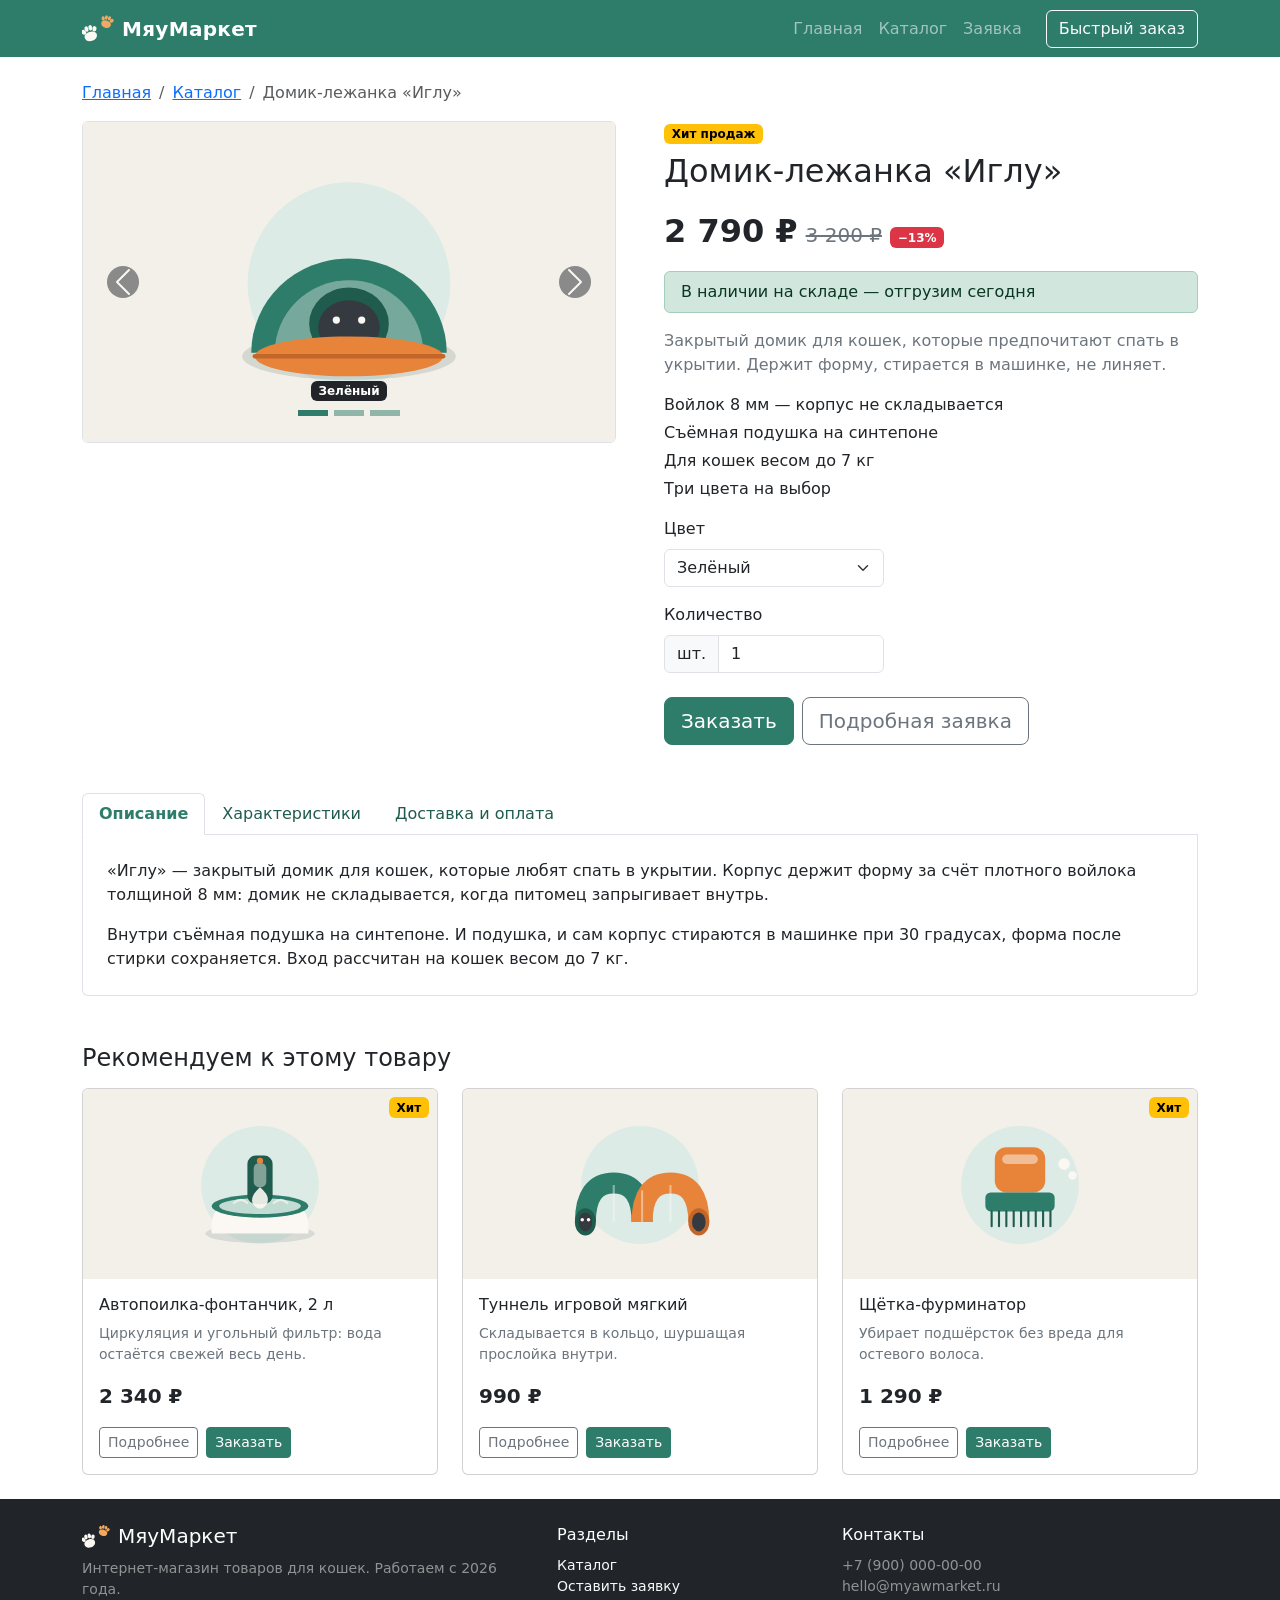
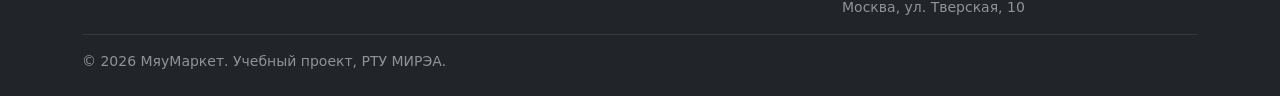
<file: product.html>
<!DOCTYPE html>
<html lang="ru">
<head>
  <meta charset="UTF-8">
  <meta name="viewport" content="width=device-width, initial-scale=1">
  <meta name="description" content="Домик-лежанка «Иглу» для кошек: войлок 8 мм, съёмная подушка, три цвета. Доставка за один день.">
  <title>Домик-лежанка «Иглу» — МяуМаркет</title>

  <link rel="stylesheet" href="vendor/bootstrap/css/bootstrap.min.css">
  <link rel="stylesheet" href="css/custom.css">
</head>
<body>

  <!-- ====================== NAVBAR ====================== -->
  <nav class="navbar navbar-expand-lg bg-brand sticky-top" data-bs-theme="dark">
    <div class="container">
      <a class="navbar-brand d-flex align-items-center gap-2" href="index.html">
        <img src="images/logo.svg" width="32" height="31" alt="">
        МяуМаркет
      </a>

      <button class="navbar-toggler" type="button"
              data-bs-toggle="collapse" data-bs-target="#mainNav"
              aria-controls="mainNav" aria-expanded="false"
              aria-label="Открыть меню">
        <span class="navbar-toggler-icon"></span>
      </button>

      <div class="collapse navbar-collapse" id="mainNav">
        <ul class="navbar-nav ms-auto mb-2 mb-lg-0">
          <li class="nav-item"><a class="nav-link" href="index.html">Главная</a></li>
          <li class="nav-item"><a class="nav-link" href="catalog.html">Каталог</a></li>
          <li class="nav-item"><a class="nav-link" href="order.html">Заявка</a></li>
        </ul>
        <button class="btn btn-outline-light ms-lg-3"
                data-bs-toggle="modal" data-bs-target="#orderModal">
          Быстрый заказ
        </button>
      </div>
    </div>
  </nav>

  <main class="py-4">
    <div class="container">

      <nav aria-label="Хлебные крошки">
        <ol class="breadcrumb">
          <li class="breadcrumb-item"><a href="index.html">Главная</a></li>
          <li class="breadcrumb-item"><a href="catalog.html">Каталог</a></li>
          <li class="breadcrumb-item active" aria-current="page">Домик-лежанка «Иглу»</li>
        </ol>
      </nav>

      <div class="row g-4 g-lg-5">

        <div class="col-12 col-lg-6">

          <!-- Галерея: carousel — дополнительный компонент Bootstrap -->
          <div id="productGallery" class="carousel slide border rounded bg-white" data-bs-ride="carousel">

            <div class="carousel-indicators">
              <button type="button" data-bs-target="#productGallery" data-bs-slide-to="0"
                      class="active" aria-current="true" aria-label="Зелёный"></button>
              <button type="button" data-bs-target="#productGallery" data-bs-slide-to="1"
                      aria-label="Серый"></button>
              <button type="button" data-bs-target="#productGallery" data-bs-slide-to="2"
                      aria-label="Песочный"></button>
            </div>

            <div class="carousel-inner">
              <div class="carousel-item active">
                <img src="images/cat-bed.svg" class="d-block w-100 p-4" alt="Домик-лежанка «Иглу», зелёный">
                <div class="carousel-caption d-none d-md-block">
                  <p class="badge text-bg-dark mb-0">Зелёный</p>
                </div>
              </div>
              <div class="carousel-item">
                <img src="images/cat-bed-grey.svg" class="d-block w-100 p-4" alt="Домик-лежанка «Иглу», серый">
                <div class="carousel-caption d-none d-md-block">
                  <p class="badge text-bg-dark mb-0">Серый</p>
                </div>
              </div>
              <div class="carousel-item">
                <img src="images/cat-bed-sand.svg" class="d-block w-100 p-4" alt="Домик-лежанка «Иглу», песочный">
                <div class="carousel-caption d-none d-md-block">
                  <p class="badge text-bg-dark mb-0">Песочный</p>
                </div>
              </div>
            </div>

            <button class="carousel-control-prev" type="button"
                    data-bs-target="#productGallery" data-bs-slide="prev">
              <span class="carousel-control-prev-icon bg-dark rounded-circle" aria-hidden="true"></span>
              <span class="visually-hidden">Предыдущее фото</span>
            </button>
            <button class="carousel-control-next" type="button"
                    data-bs-target="#productGallery" data-bs-slide="next">
              <span class="carousel-control-next-icon bg-dark rounded-circle" aria-hidden="true"></span>
              <span class="visually-hidden">Следующее фото</span>
            </button>
          </div>

        </div>

        <div class="col-12 col-lg-6">
          <span class="badge text-bg-warning mb-2">Хит продаж</span>
          <h1 class="h2">Домик-лежанка «Иглу»</h1>

          <p class="d-flex align-items-baseline gap-2 mt-3">
            <span class="fs-2 fw-bold">2 790 ₽</span>
            <span class="fs-5 text-secondary text-decoration-line-through">3 200 ₽</span>
            <span class="badge text-bg-danger">−13%</span>
          </p>

          <div class="alert alert-success py-2" role="alert">
            В наличии на складе — отгрузим сегодня
          </div>

          <p class="text-secondary">
            Закрытый домик для кошек, которые предпочитают спать в укрытии.
            Держит форму, стирается в машинке, не линяет.
          </p>

          <ul class="list-unstyled">
            <li class="mb-1">Войлок 8 мм — корпус не складывается</li>
            <li class="mb-1">Съёмная подушка на синтепоне</li>
            <li class="mb-1">Для кошек весом до 7 кг</li>
            <li class="mb-1">Три цвета на выбор</li>
          </ul>

          <div class="mb-3" style="max-width: 220px;">
            <label for="productColor" class="form-label">Цвет</label>
            <select class="form-select" id="productColor">
              <option>Зелёный</option>
              <option>Серый</option>
              <option>Песочный</option>
            </select>
          </div>

          <div class="mb-4" style="max-width: 220px;">
            <label for="productQty" class="form-label">Количество</label>
            <div class="input-group">
              <span class="input-group-text">шт.</span>
              <input type="number" class="form-control" id="productQty" value="1" min="1" max="10">
            </div>
          </div>

          <div class="d-flex flex-wrap gap-2">
            <button class="btn btn-brand btn-lg" data-bs-toggle="modal" data-bs-target="#orderModal"
                    data-product="Домик-лежанка «Иглу»">Заказать</button>
            <a href="order.html" class="btn btn-outline-secondary btn-lg">Подробная заявка</a>
          </div>
        </div>
      </div>

      <!-- Вкладки: ещё один дополнительный компонент -->
      <ul class="nav nav-tabs mt-5" id="productTabs" role="tablist">
        <li class="nav-item" role="presentation">
          <button class="nav-link active" id="tab-desc" data-bs-toggle="tab"
                  data-bs-target="#pane-desc" type="button" role="tab"
                  aria-controls="pane-desc" aria-selected="true">Описание</button>
        </li>
        <li class="nav-item" role="presentation">
          <button class="nav-link" id="tab-specs" data-bs-toggle="tab"
                  data-bs-target="#pane-specs" type="button" role="tab"
                  aria-controls="pane-specs" aria-selected="false">Характеристики</button>
        </li>
        <li class="nav-item" role="presentation">
          <button class="nav-link" id="tab-delivery" data-bs-toggle="tab"
                  data-bs-target="#pane-delivery" type="button" role="tab"
                  aria-controls="pane-delivery" aria-selected="false">Доставка и оплата</button>
        </li>
      </ul>

      <div class="tab-content border border-top-0 rounded-bottom p-4" id="productTabsContent">

        <div class="tab-pane fade show active" id="pane-desc" role="tabpanel" aria-labelledby="tab-desc">
          <p>
            «Иглу» — закрытый домик для кошек, которые любят спать в укрытии. Корпус держит форму
            за счёт плотного войлока толщиной 8 мм: домик не складывается, когда питомец запрыгивает внутрь.
          </p>
          <p class="mb-0">
            Внутри съёмная подушка на синтепоне. И подушка, и сам корпус стираются в машинке
            при 30 градусах, форма после стирки сохраняется. Вход рассчитан на кошек весом до 7 кг.
          </p>
        </div>

        <div class="tab-pane fade" id="pane-specs" role="tabpanel" aria-labelledby="tab-specs">
          <table class="table table-striped align-middle mb-0">
            <caption>Технические характеристики домика-лежанки «Иглу»</caption>
            <tbody>
              <tr><th scope="row" class="w-50">Материал корпуса</th><td>Войлок 8 мм</td></tr>
              <tr><th scope="row">Наполнитель подушки</th><td>Синтепон, 200 г/м²</td></tr>
              <tr><th scope="row">Размер</th><td>46 × 42 × 40 см</td></tr>
              <tr><th scope="row">Диаметр входа</th><td>22 см</td></tr>
              <tr><th scope="row">Максимальный вес питомца</th><td>до 7 кг</td></tr>
              <tr><th scope="row">Уход</th><td>Машинная стирка при 30 °C</td></tr>
              <tr><th scope="row">Цвета</th><td>Зелёный, серый, песочный</td></tr>
              <tr><th scope="row">Гарантия</th><td>12 месяцев</td></tr>
            </tbody>
          </table>
        </div>

        <div class="tab-pane fade" id="pane-delivery" role="tabpanel" aria-labelledby="tab-delivery">
          <ul class="mb-0">
            <li>Курьером по городу — в день заказа при оформлении до 15:00, 250 ₽.</li>
            <li>Пункт выдачи — на следующий день, бесплатно от 2 000 ₽.</li>
            <li>Транспортная компания по области — 2 рабочих дня.</li>
            <li>Оплата картой при получении или онлайн.</li>
            <li>Возврат в течение 30 дней, если товар не подошёл питомцу.</li>
          </ul>
        </div>

      </div>

      <h2 class="h4 mt-5 mb-3">Рекомендуем к этому товару</h2>
      <div class="row row-cols-1 row-cols-sm-2 row-cols-lg-3 g-4">
          <div class="col">
            <article class="card h-100 product-card position-relative">
              <span class="badge text-bg-warning position-absolute top-0 end-0 m-2">Хит</span>
              <img src="images/fountain.svg" class="card-img-top p-3" alt="Автопоилка-фонтанчик для кошек">
              <div class="card-body d-flex flex-column">
                <h3 class="card-title h6">Автопоилка-фонтанчик, 2 л</h3>
                <p class="card-text small text-secondary">Циркуляция и угольный фильтр: вода остаётся свежей весь день.</p>
                <p class="fs-5 fw-bold mt-auto mb-3">2 340 ₽</p>
                <div class="d-flex gap-2">
                  <a href="product.html" class="btn btn-outline-secondary btn-sm">Подробнее</a>
                  <button class="btn btn-brand btn-sm" data-bs-toggle="modal" data-bs-target="#orderModal"
                          data-product="Автопоилка-фонтанчик, 2 л">Заказать</button>
                </div>
              </div>
            </article>
          </div>
          <div class="col">
            <article class="card h-100 product-card position-relative">
              <img src="images/tunnel.svg" class="card-img-top p-3" alt="Мягкий игровой туннель для кошки">
              <div class="card-body d-flex flex-column">
                <h3 class="card-title h6">Туннель игровой мягкий</h3>
                <p class="card-text small text-secondary">Складывается в кольцо, шуршащая прослойка внутри.</p>
                <p class="fs-5 fw-bold mt-auto mb-3">990 ₽</p>
                <div class="d-flex gap-2">
                  <a href="product.html" class="btn btn-outline-secondary btn-sm">Подробнее</a>
                  <button class="btn btn-brand btn-sm" data-bs-toggle="modal" data-bs-target="#orderModal"
                          data-product="Туннель игровой мягкий">Заказать</button>
                </div>
              </div>
            </article>
          </div>
          <div class="col">
            <article class="card h-100 product-card position-relative">
              <span class="badge text-bg-warning position-absolute top-0 end-0 m-2">Хит</span>
              <img src="images/furminator.svg" class="card-img-top p-3" alt="Щётка-фурминатор для вычёсывания подшёрстка">
              <div class="card-body d-flex flex-column">
                <h3 class="card-title h6">Щётка-фурминатор</h3>
                <p class="card-text small text-secondary">Убирает подшёрсток без вреда для остевого волоса.</p>
                <p class="fs-5 fw-bold mt-auto mb-3">1 290 ₽</p>
                <div class="d-flex gap-2">
                  <a href="product.html" class="btn btn-outline-secondary btn-sm">Подробнее</a>
                  <button class="btn btn-brand btn-sm" data-bs-toggle="modal" data-bs-target="#orderModal"
                          data-product="Щётка-фурминатор">Заказать</button>
                </div>
              </div>
            </article>
          </div>
      </div>

    </div>
  </main>

  <!-- ====================== ПОДВАЛ ====================== -->
  <footer class="bg-dark text-white-50 py-4">
    <div class="container">
      <div class="row g-4">
        <div class="col-12 col-md-5">
          <p class="h5 text-white mb-2 d-flex align-items-center gap-2">
            <img src="images/logo.svg" width="28" height="27" alt="">
            МяуМаркет
          </p>
          <p class="small mb-0">Интернет-магазин товаров для кошек. Работаем с 2026 года.</p>
        </div>
        <div class="col-6 col-md-3">
          <p class="text-white mb-2">Разделы</p>
          <ul class="list-unstyled small mb-0">
            <li><a class="link-light" href="catalog.html">Каталог</a></li>
            <li><a class="link-light" href="order.html">Оставить заявку</a></li>
          </ul>
        </div>
        <div class="col-6 col-md-4">
          <p class="text-white mb-2">Контакты</p>
          <ul class="list-unstyled small mb-0">
            <li>+7 (900) 000-00-00</li>
            <li>hello@myawmarket.ru</li>
            <li>Москва, ул. Тверская, 10</li>
          </ul>
        </div>
      </div>
      <hr class="border-secondary">
      <p class="small mb-0">© 2026 МяуМаркет. Учебный проект, РТУ МИРЭА.</p>
    </div>
  </footer>

  <!-- ====================== МОДАЛЬНОЕ ОКНО ЗАЯВКИ ====================== -->
  <div class="modal fade" id="orderModal" tabindex="-1" aria-labelledby="orderModalLabel" aria-hidden="true">
    <div class="modal-dialog modal-dialog-centered modal-dialog-scrollable">
      <div class="modal-content">

        <div class="modal-header">
          <h2 class="modal-title h5" id="orderModalLabel">Быстрая заявка</h2>
          <button type="button" class="btn-close" data-bs-dismiss="modal" aria-label="Закрыть"></button>
        </div>

        <form id="quickOrderForm" novalidate>
          <div class="modal-body">

            <div class="alert alert-success d-none" id="orderSuccess" role="alert">
              Заявка отправлена! Мы перезвоним в течение часа.
            </div>

            <div class="row g-3 mb-3">
              <div class="col-12 col-sm-6">
                <label for="quickName" class="form-label">Имя</label>
                <input type="text" class="form-control" id="quickName" name="firstName"
                       required minlength="2" placeholder="Алиса">
                <div class="invalid-feedback">Укажите имя, минимум 2 символа.</div>
              </div>
              <div class="col-12 col-sm-6">
                <label for="quickSurname" class="form-label">Фамилия</label>
                <input type="text" class="form-control" id="quickSurname" name="lastName"
                       required minlength="2" placeholder="Голикова">
                <div class="invalid-feedback">Укажите фамилию, минимум 2 символа.</div>
              </div>
            </div>

            <div class="mb-3">
              <label for="quickPhone" class="form-label">Телефон</label>
              <div class="input-group">
                <span class="input-group-text">+7</span>
                <input type="tel" class="form-control" id="quickPhone" name="phone"
                       required pattern="[0-9]{10}" inputmode="numeric" placeholder="9000000000">
                <div class="invalid-feedback">Введите 10 цифр без пробелов и скобок.</div>
              </div>
            </div>

            <fieldset class="mb-3">
              <legend class="form-label fs-6 mb-2">Товары в заявке</legend>
              <div class="border rounded p-2 overflow-auto" style="max-height: 170px;">
                <div class="form-check">
                  <input class="form-check-input" type="checkbox" name="products"
                         id="prod1" value="Домик-лежанка «Иглу»">
                  <label class="form-check-label small" for="prod1">Домик-лежанка «Иглу» — 2 790 ₽</label>
                </div>
                <div class="form-check">
                  <input class="form-check-input" type="checkbox" name="products"
                         id="prod2" value="Когтеточка-столбик с площадкой">
                  <label class="form-check-label small" for="prod2">Когтеточка-столбик с площадкой — 1 890 ₽</label>
                </div>
                <div class="form-check">
                  <input class="form-check-input" type="checkbox" name="products"
                         id="prod3" value="Автопоилка-фонтанчик, 2 л">
                  <label class="form-check-label small" for="prod3">Автопоилка-фонтанчик, 2 л — 2 340 ₽</label>
                </div>
                <div class="form-check">
                  <input class="form-check-input" type="checkbox" name="products"
                         id="prod4" value="Переноска-рюкзак с иллюминатором">
                  <label class="form-check-label small" for="prod4">Переноска-рюкзак с иллюминатором — 3 190 ₽</label>
                </div>
                <div class="form-check">
                  <input class="form-check-input" type="checkbox" name="products"
                         id="prod5" value="Корм сухой для взрослых кошек, 2 кг">
                  <label class="form-check-label small" for="prod5">Корм сухой для взрослых кошек, 2 кг — 1 150 ₽</label>
                </div>
                <div class="form-check">
                  <input class="form-check-input" type="checkbox" name="products"
                         id="prod6" value="Игрушка-дразнилка с перьями">
                  <label class="form-check-label small" for="prod6">Игрушка-дразнилка с перьями — 290 ₽</label>
                </div>
                <div class="form-check">
                  <input class="form-check-input" type="checkbox" name="products"
                         id="prod7" value="Миска двойная на подставке">
                  <label class="form-check-label small" for="prod7">Миска двойная на подставке — 690 ₽</label>
                </div>
                <div class="form-check">
                  <input class="form-check-input" type="checkbox" name="products"
                         id="prod8" value="Лоток закрытый с фильтром">
                  <label class="form-check-label small" for="prod8">Лоток закрытый с фильтром — 2 450 ₽</label>
                </div>
                <div class="form-check">
                  <input class="form-check-input" type="checkbox" name="products"
                         id="prod9" value="Туннель игровой мягкий">
                  <label class="form-check-label small" for="prod9">Туннель игровой мягкий — 990 ₽</label>
                </div>
                <div class="form-check">
                  <input class="form-check-input" type="checkbox" name="products"
                         id="prod10" value="Шлейка с поводком">
                  <label class="form-check-label small" for="prod10">Шлейка с поводком — 740 ₽</label>
                </div>
                <div class="form-check">
                  <input class="form-check-input" type="checkbox" name="products"
                         id="prod11" value="Щётка-фурминатор">
                  <label class="form-check-label small" for="prod11">Щётка-фурминатор — 1 290 ₽</label>
                </div>
                <div class="form-check">
                  <input class="form-check-input" type="checkbox" name="products"
                         id="prod12" value="Когтерез с ограничителем">
                  <label class="form-check-label small" for="prod12">Когтерез с ограничителем — 390 ₽</label>
                </div>
              </div>
              <p class="text-danger small mt-1 mb-0 d-none" id="productsError">
                Отметьте хотя бы один товар.
              </p>
              <p class="text-secondary small mt-1 mb-0" id="productsCount">Выбрано товаров: 0</p>
            </fieldset>

            <div class="mb-3">
              <label for="quickDelivery" class="form-label">Способ получения</label>
              <select class="form-select" id="quickDelivery" name="delivery" required>
                <option value="">Выберите способ</option>
                <option>Самовывоз из магазина</option>
                <option>Доставка курьером по городу</option>
                <option>Пункт выдачи</option>
                <option>Транспортная компания</option>
              </select>
              <div class="invalid-feedback">Выберите, как вам удобно получить заказ.</div>
            </div>

            <div class="form-check">
              <input class="form-check-input" type="checkbox" id="quickAgree" name="agreement" required>
              <label class="form-check-label small" for="quickAgree">
                Согласен на обработку персональных данных
              </label>
              <div class="invalid-feedback">Без согласия заявку отправить нельзя.</div>
            </div>

          </div>

          <div class="modal-footer">
            <button type="reset" class="btn btn-outline-secondary">Очистить</button>
            <button type="submit" class="btn btn-brand">Отправить заявку</button>
          </div>
        </form>

      </div>
    </div>
  </div>

  <script src="vendor/bootstrap/js/bootstrap.bundle.min.js"></script>
  <script src="js/main.js"></script>
</body>
</html>
</file>
<file: css/custom.css>
/* ==========================================================================
   МяуМаркет — собственные стили поверх Bootstrap
   Подключается ПОСЛЕ bootstrap.min.css, чтобы правила могли его переопределять
   ========================================================================== */

/* --- 1. Фирменные переменные проекта --- */
:root {
  --brand: #2e7d6b;
  --brand-dark: #1f5c4e;
  --brand-accent: #e8833a;
  --brand-cream: #f3f0ea;
}

/* --- 2. Утилиты с фирменным цветом (которых нет в Bootstrap) --- */
.bg-brand { background-color: var(--brand) !important; }
.text-brand { color: var(--brand) !important; }

.btn-brand {
  background-color: var(--brand);
  border-color: var(--brand);
  color: #fff;
}
.btn-brand:hover,
.btn-brand:focus {
  background-color: var(--brand-dark);
  border-color: var(--brand-dark);
  color: #fff;
}

/* --- 3. Hero-блок: фоновое изображение с затемняющим слоем --- */
.hero {
  background-image:
    linear-gradient(rgba(31, 92, 78, .55), rgba(31, 92, 78, .55)),
    url("../images/hero-bg.svg");
  background-size: cover;
  background-position: center;
  color: #fff;
}

/* --- 4. Доработка карточек товара поверх .card --- */
.product-card {
  transition: transform .18s ease, box-shadow .18s ease;
}
.product-card:hover {
  transform: translateY(-4px);
  box-shadow: 0 .75rem 1.5rem rgba(0, 0, 0, .12);
}
.product-card .card-img-top {
  height: 190px;
  object-fit: contain;
  background-color: var(--brand-cream);
}

/* --- 5. Мелкие уточнения --- */
.navbar-brand { font-weight: 700; letter-spacing: .3px; }
footer a { text-decoration: none; }
footer a:hover { text-decoration: underline; }

/* --- 6. Галерея товара (carousel) --- */
.carousel-item img {
  height: 320px;
  object-fit: contain;
  background-color: var(--brand-cream);
}

/* точки-индикаторы: по умолчанию белые и на светлом фоне не видны */
.carousel-indicators [data-bs-target] {
  background-color: var(--brand);
  height: 6px;
  border-radius: 3px;
}

/* --- 7. Вкладки с характеристиками --- */
.nav-tabs .nav-link { color: var(--brand-dark); }
.nav-tabs .nav-link.active { color: var(--brand); font-weight: 600; }

/* --- 8. Пагинация и акцентные ссылки в фирменном цвете --- */
.page-link { color: var(--brand); }
.page-item.active .page-link {
  background-color: var(--brand);
  border-color: var(--brand);
}
.accordion-button:not(.collapsed) {
  color: var(--brand-dark);
  background-color: var(--brand-cream);
}
</file>
